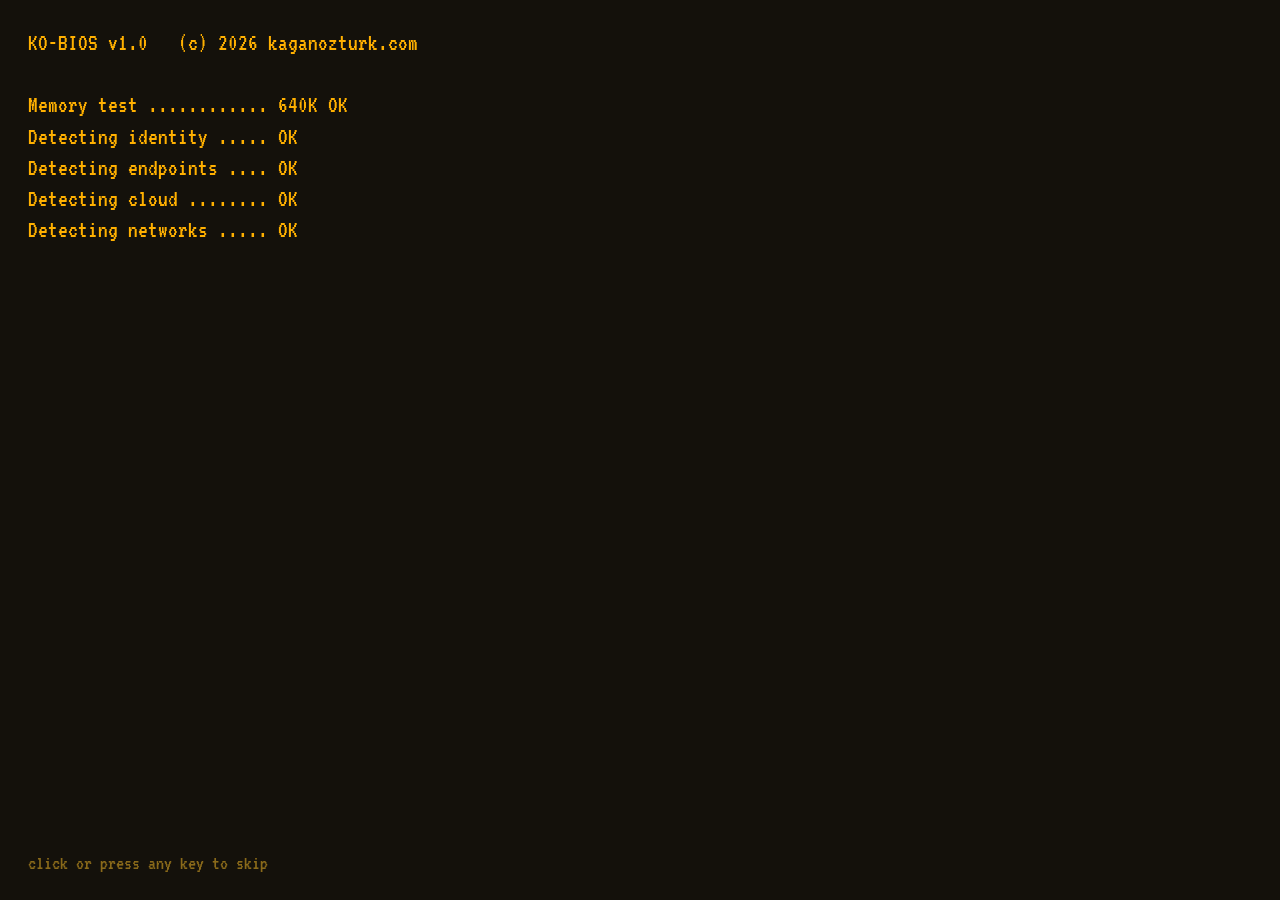
<file: index.html>
<!DOCTYPE html>
<html lang="en">
<head>
<meta charset="utf-8">
<meta name="viewport" content="width=device-width, initial-scale=1">
<title>Kagan Ozturk | IT Operations &amp; Systems</title>
<meta name="description" content="Kagan Ozturk — IT operations, systems support, cloud administration and technical problem-solving.">
<meta name="theme-color" content="#0e6f6f">
<meta property="og:title" content="Kagan Ozturk | IT Operations & Systems">
<meta property="og:description" content="IT operations, systems support, cloud administration and technical problem-solving.">
<meta property="og:type" content="website">
<meta property="og:url" content="https://kaganozturk.com">
<link rel="icon" href="data:image/svg+xml,%3Csvg xmlns='http://www.w3.org/2000/svg' viewBox='0 0 16 16'%3E%3Crect width='16' height='16' fill='%230e6f6f'/%3E%3Crect x='2' y='3' width='12' height='8' fill='%23c9c4b8' stroke='%23000'/%3E%3Crect x='3' y='4' width='10' height='6' fill='%23ffb000'/%3E%3Crect x='5' y='12' width='6' height='2' fill='%23c9c4b8'/%3E%3C/svg%3E">
<link rel="preconnect" href="https://fonts.googleapis.com">
<link rel="preconnect" href="https://fonts.gstatic.com" crossorigin>
<link href="https://fonts.googleapis.com/css2?family=Press+Start+2P&family=VT323&display=swap" rel="stylesheet">
<link rel="stylesheet" href="./arcade/arcade.css">
<style>
:root{
  --desk:#0e6f6f;
  --desk-dark:#0a5555;
  --face:#cbc6b9;
  --hi:#ffffff;
  --lo:#7b776c;
  --ink:#1b1b1b;
  --title-a:#2a1f6b;
  --title-b:#4f7bd6;
  --amber:#ffb000;
  --term:#14110b;
  --paper:#fffdf2;
  --px:'Press Start 2P','Courier New',monospace;
  --mono:'VT323','Courier New',monospace;
}
*{box-sizing:border-box}
html,body{height:100%}
body{
  margin:0;background:var(--desk);color:var(--ink);
  font-family:var(--mono);font-size:21px;line-height:1.25;
  overflow:hidden;-webkit-font-smoothing:none;
}
button{font:inherit;color:inherit;cursor:pointer}
a{color:#1a1fa8}
:focus-visible{outline:2px dotted #000;outline-offset:2px}
svg.i{width:100%;height:100%;display:block;shape-rendering:crispEdges}

/* ---------- desktop ---------- */
#desk{
  position:relative;height:calc(100dvh - 40px);overflow:hidden;
  background-color:var(--desk);
  background-image:
    linear-gradient(45deg,var(--desk-dark) 25%,transparent 25%,transparent 75%,var(--desk-dark) 75%),
    linear-gradient(45deg,var(--desk-dark) 25%,transparent 25%,transparent 75%,var(--desk-dark) 75%);
  background-size:4px 4px;background-position:0 0,2px 2px;
}
#desk[data-wallpaper="slate"]{--desk:#364462;--desk-dark:#2c3550}
#desk[data-wallpaper="plum"]{--desk:#684a62;--desk-dark:#543950}
#brand{
  position:absolute;right:20px;bottom:18px;text-align:right;color:#bfeeee;
  font-family:var(--px);font-size:11px;line-height:1.8;pointer-events:none;
}
#brand b{display:block;font-size:20px;color:#fff;text-shadow:3px 3px 0 #063a3a}
#icons{position:absolute;left:10px;top:12px;display:grid;gap:6px;width:96px;z-index:1}
.icon{
  background:none;border:1px dotted transparent;padding:6px 2px;text-align:center;
  color:#fff;text-shadow:1px 1px 0 #000;font-size:20px;line-height:1;
}
.icon .g{width:40px;height:40px;margin:0 auto 5px}
.icon:hover,.icon:focus-visible{border-color:#fff;background:rgba(0,0,0,.18)}

/* ---------- windows ---------- */
.win{
  position:absolute;display:flex;flex-direction:column;
  background:var(--face);padding:3px;
  box-shadow:inset -1px -1px #0a0a0a,inset 1px 1px var(--hi),inset -2px -2px var(--lo),inset 2px 2px #dfdbd0,4px 4px 0 rgba(0,0,0,.35);
  max-width:100%;max-height:100%;
}
.win[data-state="closed"],.win[data-state="min"]{display:none}
.titlebar{
  display:flex;align-items:center;gap:6px;padding:3px 3px 3px 6px;
  background:linear-gradient(90deg,var(--title-a),var(--title-b));color:#fff;
  font-family:var(--px);font-size:10px;line-height:1.4;user-select:none;touch-action:none;
}
.win:not(.active) .titlebar{background:linear-gradient(90deg,#5c5a58,#9a968e)}
.titlebar .g{width:16px;height:16px;flex:none}
.titlebar .t{flex:1;white-space:nowrap;overflow:hidden;text-overflow:ellipsis}
.tb{display:flex;gap:2px}
.tb button{
  width:22px;height:20px;padding:0;background:var(--face);border:0;color:#000;
  font-family:var(--px);font-size:9px;line-height:1;
  box-shadow:inset -1px -1px #0a0a0a,inset 1px 1px var(--hi),inset -2px -2px var(--lo),inset 2px 2px #dfdbd0;
}
.tb button:active{box-shadow:inset 1px 1px #0a0a0a,inset -1px -1px var(--hi),inset 2px 2px var(--lo)}
.body{
  flex:1;min-height:0;margin-top:3px;overflow:auto;padding:16px 18px;
  background:var(--paper);
  box-shadow:inset 1px 1px #0a0a0a,inset -1px -1px var(--hi),inset 2px 2px var(--lo),inset -2px -2px #dfdbd0;
}
.status{
  display:flex;gap:4px;margin-top:3px;font-size:18px;line-height:1;
}
.status span{
  flex:1;padding:3px 6px;
  box-shadow:inset 1px 1px var(--lo),inset -1px -1px var(--hi);
}
.status span+span{flex:none}
.win.max{left:0!important;top:0!important;width:100%!important;height:100%!important}
.win.max .titlebar{cursor:default}

/* ---------- shared content bits ---------- */
h1,h2,h3{font-family:var(--px);font-weight:400;margin:0}
.body p{margin:0 0 .8em;max-width:62ch}
.btn{
  display:inline-block;background:var(--face);color:#000;text-decoration:none;border:0;
  padding:9px 16px 8px;font-size:21px;line-height:1;
  box-shadow:inset -1px -1px #0a0a0a,inset 1px 1px var(--hi),inset -2px -2px var(--lo),inset 2px 2px #dfdbd0;
}
.btn:active{box-shadow:inset 1px 1px #0a0a0a,inset -1px -1px var(--hi),inset 2px 2px var(--lo);padding:10px 15px 7px 17px}
.btn.def{outline:2px solid #000;outline-offset:-5px}
.row{display:flex;flex-wrap:wrap;gap:10px;margin-top:6px}
.chip{
  display:inline-block;padding:3px 8px 2px;margin:0 6px 6px 0;background:var(--face);font-size:19px;line-height:1.1;
  box-shadow:inset -1px -1px var(--lo),inset 1px 1px var(--hi);
}

/* welcome */
.hero h1{font-size:clamp(17px,2.6vw,27px);line-height:1.55;margin-bottom:16px;max-width:15em}
.hero .sub{font-size:23px}
.meta{display:flex;flex-wrap:wrap;gap:6px 18px;margin:16px 0 4px;font-size:20px}
.meta i{display:inline-block;width:10px;height:10px;margin-right:7px;background:#1fa34a;box-shadow:0 0 0 2px #0a0a0a}
.sys{display:grid;grid-template-columns:repeat(4,1fr);gap:8px;margin-top:18px}
.sys div{
  padding:8px 6px 6px;background:var(--face);text-align:center;font-size:20px;
  box-shadow:inset -1px -1px var(--lo),inset 1px 1px var(--hi);
}
.sys b{display:block;font-weight:400;font-size:17px;color:#2b2b2b}
.sys em{font-style:normal;color:#0a7a2f}
.ticker{overflow:hidden;white-space:nowrap;margin:18px -18px -16px;background:var(--term);color:var(--amber);padding:5px 0 3px;font-size:20px}
.ticker span{display:inline-block;animation:tick 28s linear infinite}
@keyframes tick{to{transform:translateX(-50%)}}

/* about = notepad */
.pad{background:#fff;font-size:22px;line-height:1.3}
.pad p{max-width:56ch}
.pad .cur{display:inline-block;width:10px;height:17px;background:#000;vertical-align:-2px;animation:blink 1s steps(1) infinite}
@keyframes blink{50%{opacity:0}}

/* expertise */
.item{display:grid;grid-template-columns:52px 1fr;gap:14px;padding:12px 0;border-top:2px dotted var(--lo)}
.item:first-of-type{border-top:0;padding-top:0}
.ico{
  width:52px;height:52px;display:grid;place-items:center;background:var(--face);
  font-family:var(--px);font-size:11px;color:var(--title-a);
  box-shadow:inset 1px 1px var(--lo),inset -1px -1px var(--hi);
}
.item h3{font-size:12px;line-height:1.5;margin-bottom:6px}
.item p{margin-bottom:8px}
.note{margin-top:6px;padding:8px 10px;background:#fff7b8;border:1px solid #000;font-size:18px}

/* approach = terminal */
.term{background:var(--term);color:var(--amber);padding:18px 20px}
.term h2{font-size:12px;line-height:1.6;margin-bottom:12px;color:#ffd36b}
.term .l{margin:0 0 14px;max-width:56ch}
.term .l b{color:#ffe9b0;font-weight:400}
.term .l::before{content:attr(data-n) "> ";color:#8a6a1a}
.term .ps::after{content:"_";animation:blink 1s steps(1) infinite}

/* contact */
.mail{display:grid;grid-template-columns:auto 1fr;gap:8px 12px;align-items:center;margin:14px 0 18px}
.mail label{text-align:right}
.mail .f{padding:4px 8px 3px;background:#fff;box-shadow:inset 1px 1px #0a0a0a,inset -1px -1px var(--hi),inset 2px 2px var(--lo);overflow-wrap:anywhere}

/* ---------- taskbar ---------- */
#bar{
  position:fixed;left:0;right:0;bottom:0;height:40px;z-index:5000;display:flex;align-items:center;gap:6px;padding:4px;
  background:var(--face);box-shadow:inset 0 2px var(--hi),inset 0 3px #dfdbd0;
}
#startbtn{
  height:30px;padding:0 10px;display:flex;align-items:center;gap:7px;background:var(--face);border:0;
  font-family:var(--px);font-size:10px;
  box-shadow:inset -1px -1px #0a0a0a,inset 1px 1px var(--hi),inset -2px -2px var(--lo),inset 2px 2px #dfdbd0;
}
#startbtn .g{width:18px;height:18px}
#startbtn[aria-expanded="true"],.tbtn.on{box-shadow:inset 1px 1px #0a0a0a,inset -1px -1px var(--hi),inset 2px 2px var(--lo);background:repeating-conic-gradient(var(--face) 0 25%,#ddd9cd 0 50%) 0 0/2px 2px}
#tasks{flex:1;display:flex;gap:4px;min-width:0;overflow:hidden}
.tbtn{
  height:30px;min-width:0;width:150px;flex:0 1 150px;display:flex;align-items:center;gap:6px;padding:0 8px;background:var(--face);border:0;
  font-size:19px;white-space:nowrap;text-align:left;
  box-shadow:inset -1px -1px #0a0a0a,inset 1px 1px var(--hi),inset -2px -2px var(--lo),inset 2px 2px #dfdbd0;
}
.tbtn .g{width:16px;height:16px;flex:none}
.tbtn span{overflow:hidden;text-overflow:ellipsis}
#tray{height:30px;display:flex;align-items:center;gap:8px;padding:0 10px;font-size:20px;box-shadow:inset 1px 1px var(--lo),inset -1px -1px var(--hi)}
#tray i{width:10px;height:10px;background:#1fa34a;box-shadow:0 0 0 1px #0a0a0a}
.desktop-tool{
  flex:none;display:grid;place-items:center;min-width:32px;height:30px;padding:0 7px;
  border:0;background:var(--face);
  box-shadow:inset -1px -1px #0a0a0a,inset 1px 1px var(--hi),inset -2px -2px var(--lo),inset 2px 2px #dfdbd0;
}
.desktop-tool[aria-expanded="true"]{box-shadow:inset 1px 1px var(--lo),inset -1px -1px var(--hi);background:#e0dbce}
.desktop-tool .g{width:18px;height:18px}
#desktopbtn .desktop-brief{display:none}
#desktop-menu{
  position:fixed;right:4px;bottom:40px;z-index:5001;width:min(230px,calc(100vw - 8px));
  max-height:calc(100dvh - 44px);overflow:auto;padding:4px;background:var(--face);
  box-shadow:inset -1px -1px #0a0a0a,inset 1px 1px var(--hi),inset -2px -2px var(--lo),inset 2px 2px #dfdbd0,4px 4px 0 rgba(0,0,0,.35);
}
#desktop-menu button{
  display:flex;align-items:center;gap:7px;width:100%;min-height:35px;
  padding:4px 9px;border:0;background:none;text-align:left;line-height:1;
}
#desktop-menu button:hover,#desktop-menu button:focus-visible{background:var(--title-a);color:#fff;outline-offset:-2px}
#desktop-menu button[aria-pressed="true"]::after{
  content:"";width:10px;height:6px;margin-left:auto;border:solid currentColor;border-width:0 0 2px 2px;transform:rotate(-45deg)
}
#desktop-menu hr{margin:4px;border:0;border-top:1px solid var(--lo);border-bottom:1px solid var(--hi)}
#desktop-menu .menu-label{margin:6px 9px 2px;font:9px/1.4 var(--px)}
.wallpaper-swatch{flex:none;width:12px;height:12px;border:1px solid #151517;background:var(--sample)}

/* start menu */
#start{
  position:fixed;left:4px;bottom:40px;z-index:5001;width:240px;max-height:calc(100dvh - 44px);display:flex;background:var(--face);padding:3px;
  box-shadow:inset -1px -1px #0a0a0a,inset 1px 1px var(--hi),inset -2px -2px var(--lo),inset 2px 2px #dfdbd0,4px 4px 0 rgba(0,0,0,.35);
}
#start[hidden]{display:none}
#start .side{
  width:30px;background:linear-gradient(0deg,var(--title-a),var(--title-b));position:relative;flex:none;
}
#start .side span{position:absolute;left:50%;bottom:10px;transform:translateX(-50%) rotate(-90deg);transform-origin:left bottom;
  margin-left:-9px;font-family:var(--px);font-size:11px;color:#fff;white-space:nowrap}
#start ul{list-style:none;margin:0;padding:2px;flex:1;overflow:auto}
#start li button{
  width:100%;display:flex;align-items:center;gap:10px;padding:6px 8px;background:none;border:0;text-align:left;font-size:22px;line-height:1;
}
#start li button:hover,#start li button:focus-visible{background:var(--title-a);color:#fff;outline:0}
#start .g{width:24px;height:24px;flex:none}
#start hr{border:0;border-top:1px solid var(--lo);border-bottom:1px solid var(--hi);margin:4px 2px}

/* boot + shutdown */
.screen{
  position:fixed;inset:0;z-index:9000;background:var(--term);color:var(--amber);padding:28px;font-size:24px;line-height:1.3;
  cursor:pointer;overflow:hidden;
}
.screen pre{margin:0;font:inherit;white-space:pre-wrap}
.screen .hint{position:absolute;left:28px;bottom:24px;color:#8a6a1a;font-size:20px}
.screen.off{display:grid;place-items:center;text-align:center;color:#ffd36b}
.screen[hidden]{display:none}

/* ---------- small screens ---------- */
@media (max-width:760px){
  body{font-size:20px}
  #brand{display:none}
  #icons{grid-template-columns:repeat(3,1fr);width:calc(100% - 20px)}
  .win{left:0!important;top:0!important;width:100%!important;height:100%!important;box-shadow:none}
  .titlebar{cursor:default}
  .tb .mx{display:none}
  .body{padding:14px}
  .ticker{margin:16px -14px -14px}
  .sys{grid-template-columns:repeat(2,1fr)}
  .tbtn{width:auto;flex:1 1 0}
  .tbtn span{display:none}
  #tray .tm{display:inline}
  .mail{grid-template-columns:1fr}
  .mail label{text-align:left}
}
@media (pointer:coarse){
  #desktop-menu button{min-height:44px}
}
@media (max-width:400px){
  #bar{gap:4px}
  #tray{padding:0 5px;gap:5px}
}
@media (max-width:380px){
  #startbtn{padding-inline:6px}
  #desktopbtn .desktop-full,#tray i{display:none}
  #desktopbtn .desktop-brief{display:inline}
  #tray{font-size:16px}
}
@media (min-width:761px) and (max-height:820px){
  #icons{gap:3px}
  #icons .icon{padding:4px 2px}
  #icons .icon .g{width:32px;height:32px;margin-bottom:3px}
}
@media (prefers-reduced-motion:reduce){
  .ticker span{animation:none}
  .pad .cur,.term .ps::after{animation:none}
}
</style>
<link rel="stylesheet" href="./workbench/workbench.css?v=2">
<link rel="stylesheet" href="./extras/programs.css?v=1">
<link rel="stylesheet" href="./extras/desktop.css?v=1">
<link rel="stylesheet" href="./extras/dialup.css?v=1">
<link rel="stylesheet" href="./extras/iconmaker.css?v=1">
<link rel="stylesheet" href="./extras/display-modes.css?v=1">
<link rel="stylesheet" href="./extras/desktop-ink.css?v=1">
<link rel="stylesheet" href="./extras/workspace-tools.css?v=1">
<noscript><style>
body{overflow:auto}
#desk{height:auto;padding:12px 12px 52px;overflow:visible}
#icons,#brand,#bar{display:none}
.win{position:static!important;width:auto!important;height:auto!important;margin:0 0 14px;max-width:none}
.tb{display:none}
#work[data-state="closed"]{display:block}
[data-open="work"],[data-open="fixit"],.work-actions button{display:none}
</style></noscript>
</head>
<body>

<!-- pixel icon sprite -->
<svg width="0" height="0" style="position:absolute" aria-hidden="true">
  <symbol id="s-pc" viewBox="0 0 16 16">
    <rect x="1" y="1" width="14" height="10" fill="#cbc6b9" stroke="#000"/>
    <rect x="3" y="3" width="10" height="6" fill="#14110b"/>
    <rect x="4" y="4" width="3" height="1" fill="#ffb000"/><rect x="4" y="6" width="5" height="1" fill="#ffb000"/>
    <rect x="5" y="11" width="6" height="2" fill="#9a968e"/><rect x="3" y="13" width="10" height="2" fill="#cbc6b9" stroke="#000"/>
  </symbol>
  <symbol id="s-doc" viewBox="0 0 16 16">
    <path d="M3.5 1.5h7l3 3v10h-10z" fill="#fff" stroke="#000"/>
    <path d="M10.5 1.5v3h3" fill="#cbc6b9" stroke="#000"/>
    <rect x="5" y="7" width="6" height="1" fill="#2a1f6b"/><rect x="5" y="9" width="6" height="1" fill="#2a1f6b"/><rect x="5" y="11" width="4" height="1" fill="#2a1f6b"/>
  </symbol>
  <symbol id="s-dir" viewBox="0 0 16 16">
    <path d="M1.5 3.5h5l1 2h7v8h-13z" fill="#ffd36b" stroke="#000"/>
    <rect x="2" y="7" width="12" height="1" fill="#fff3c4"/>
  </symbol>
  <symbol id="s-log" viewBox="0 0 16 16">
    <rect x="1.5" y="2.5" width="13" height="11" fill="#14110b" stroke="#000"/>
    <rect x="1" y="2" width="14" height="2" fill="#4f7bd6"/>
    <path d="M4 6h1v1h1v1H5v1H4V8h1V7H4z" fill="#ffb000"/><rect x="7" y="9" width="3" height="1" fill="#ffb000"/>
  </symbol>
  <symbol id="s-fixit" viewBox="0 0 16 16">
    <path d="M1.5 5.5h13v8h-13zM5.5 5.5v-3h5v3" fill="#cbc6b9" stroke="#000"/>
    <path d="M2 7h12v2H2z" fill="#4f7bd6"/>
    <path d="M7 7h2v4H7z" fill="#ffb000" stroke="#14110b"/>
  </symbol>
  <symbol id="s-bin" viewBox="0 0 16 16">
    <path d="M3.5 4.5h9l-1 10h-7z" fill="#e6e1d4" stroke="#151517"/>
    <path d="M2.5 4.5h11v-2h-11z" fill="#fffdf2" stroke="#151517"/>
    <path d="M6 1h4v1H6z" fill="#151517"/>
    <path d="M6 7h3v1H8v1H7v2H6zm3 2h2v1h-1v1H8v1H7v-2h2z" fill="#0a7a52"/>
  </symbol>
  <symbol id="s-dialup" viewBox="0 0 16 16">
    <path d="M2.5 7.5h11l1 3v3h-13v-3z" fill="#cbc6b9" stroke="#151517"/>
    <path d="M4.5 7V4.5h6V2H14" fill="none" stroke="#14110b"/>
    <path d="M3 10h10v2H3z" fill="#14110b"/>
    <path d="M4 10h1v1H4zm2 0h1v1H6z" fill="#6ae0aa"/>
    <path d="M10 10h2v1h-2z" fill="#ffb000"/>
  </symbol>
  <symbol id="s-iconmaker" viewBox="0 0 16 16">
    <path d="M1.5 2.5h13v11h-13z" fill="#fffdf2" stroke="#151517"/>
    <path d="M4 5h3v3H4z" fill="#d6492f"/>
    <path d="M9 5h3v3H9z" fill="#4f7bd6"/>
    <path d="M4 9h3v3H4z" fill="#1fa34a"/>
    <path d="M9 9h3v3H9z" fill="#ffb000"/>
  </symbol>
  <symbol id="s-printer" viewBox="0 0 16 16">
    <path d="M4.5 1.5h7v6h-7z" fill="#fffdf2" stroke="#151517"/>
    <path d="M1.5 5.5h13v7h-13z" fill="#cbc6b9" stroke="#151517"/>
    <path d="M4.5 9.5h7v5h-7z" fill="#fffdf2" stroke="#151517"/>
    <path d="M6 11h4v1H6zm0 2h3v1H6z" fill="#7b776c"/>
    <path d="M12 7h1v1h-1z" fill="#0a7a2f"/>
  </symbol>
  <symbol id="s-mail" viewBox="0 0 16 16">
    <rect x="1.5" y="3.5" width="13" height="9" fill="#fffdf2" stroke="#000"/>
    <path d="M2 4l6 5 6-5" fill="none" stroke="#000"/>
    <rect x="11" y="9" width="3" height="3" fill="#d6492f"/>
  </symbol>
  <symbol id="s-arcade" viewBox="0 0 16 16">
    <path d="M3.5 1.5h9v7l2 3v3h-13v-3l2-3z" fill="#4f7bd6" stroke="#10111f"/>
    <path d="M4 2h8v2H4z" fill="#ffcf61"/>
    <path d="M5 5h6v4H5z" fill="#111523"/>
    <path d="M6 6h1v1H6zm2 1h2v1H8z" fill="#70f2bd"/>
    <path d="M3 11h10v2H3z" fill="#dcd8cb"/>
    <path d="M5 10h1v2H5z" fill="#252341"/>
    <path d="M10 11h2v1h-2z" fill="#d64955"/>
    <path d="M3 14h2v1H3zm8 0h2v1h-2z" fill="#2a1f6b"/>
  </symbol>
  <symbol id="s-off" viewBox="0 0 16 16">
    <circle cx="8" cy="9" r="5" fill="#cbc6b9" stroke="#000"/>
    <rect x="7" y="1" width="2" height="7" fill="#d6492f" stroke="#000"/>
  </symbol>
  <symbol id="s-ko" viewBox="0 0 16 16">
    <rect x="1" y="1" width="6" height="6" fill="#d6492f"/><rect x="9" y="1" width="6" height="6" fill="#1fa34a"/>
    <rect x="1" y="9" width="6" height="6" fill="#4f7bd6"/><rect x="9" y="9" width="6" height="6" fill="#ffb000"/>
  </symbol>
</svg>

<main id="desk">

  <nav id="icons" aria-label="Desktop">
    <button class="icon" data-open="welcome"><div class="g"><svg class="i"><use href="#s-pc"/></svg></div>kagan.exe</button>
    <button class="icon" data-open="about" data-send-file="about.txt"><div class="g"><svg class="i"><use href="#s-doc"/></svg></div>about.txt</button>
    <button class="icon" data-open="expertise" data-send-folder="expertise"><div class="g"><svg class="i"><use href="#s-dir"/></svg></div>Expertise</button>
    <button class="icon" data-open="work" data-send-folder="work"><div class="g"><svg class="i" aria-hidden="true"><use href="#s-dir"/></svg></div>Work</button>
    <button class="icon" type="button" data-custom-icon data-open="iconmaker" hidden><div class="g" aria-hidden="true"></div>My icon</button>
    <button class="icon" data-open="approach" data-send-file="approach.log"><div class="g"><svg class="i"><use href="#s-log"/></svg></div>approach.log</button>
    <button class="icon" type="button" data-open="printer" data-send-printer><div class="g"><svg class="i" aria-hidden="true"><use href="#s-printer"/></svg></div>print.exe</button>
    <button class="icon" type="button" data-open="scratch" data-send-file="note.txt"><div class="g"><svg class="i" aria-hidden="true"><use href="#s-doc"/></svg></div>notepad.exe</button>
    <button class="icon" data-open="fixit"><div class="g"><svg class="i" aria-hidden="true"><use href="#s-fixit"/></svg></div>fixit.exe</button>
    <button class="icon" data-open="contact"><div class="g"><svg class="i"><use href="#s-mail"/></svg></div>Mail</button>
    <button class="icon" data-open="arcade" aria-label="arcade.exe" hidden><div class="g"><svg class="i" aria-hidden="true"><use href="#s-arcade"/></svg></div>arcade.exe</button>
    <button class="icon" type="button" data-open="recycle"><div class="g"><svg class="i" aria-hidden="true"><use href="#s-bin"/></svg></div>Recycle Bin</button>
  </nav>

  <div id="brand"><b>KO/OS</b>IT Operations Edition<br>kaganozturk.com</div>

  <!-- WELCOME -->
  <section class="win" id="welcome" data-state="open" data-x="140" data-y="28" data-w="620" data-icon="s-pc" aria-labelledby="t-welcome">
    <div class="titlebar"><svg class="g i"><use href="#s-pc"/></svg><span class="t" id="t-welcome">kagan.exe</span>
      <div class="tb"><button class="mn" aria-label="Minimize">_</button><button class="mx" aria-label="Maximize">□</button><button class="cl" aria-label="Close">X</button></div></div>
    <div class="body hero">
      <h1>Making technology work better.</h1>
      <p class="sub">I’m Kagan — an IT professional focused on reliable operations, practical problem-solving, and making complex systems easier to work with.</p>
      <div class="row">
        <button class="btn def" data-open="contact">Let’s connect</button>
        <button class="btn" data-open="expertise">Explore my expertise</button>
        <button class="btn" data-open="work">View work</button>
      </div>
      <div class="meta"><span>Istanbul, Turkey</span><span><i></i>Open to new challenges</span></div>
      <div class="sys" aria-label="System status">
        <button type="button" data-open="work" data-case="work-identity" aria-label="Identity: open sample case"><b>IDENTITY</b><em>OK ↗</em></button>
        <button type="button" data-open="work" data-case="work-endpoints" aria-label="Endpoints: open sample case"><b>ENDPOINTS</b><em>OK ↗</em></button>
        <div><b>CLOUD</b><em>OK</em></div>
        <div><b>NETWORKS</b><em>OK</em></div>
      </div>
      <div class="ticker" aria-hidden="true"><span>IT SUPPORT ✳ SYSTEM ADMINISTRATION ✳ ENDPOINT MANAGEMENT ✳ CONTINUOUS IMPROVEMENT ✳ IT SUPPORT ✳ SYSTEM ADMINISTRATION ✳ ENDPOINT MANAGEMENT ✳ CONTINUOUS IMPROVEMENT ✳ </span></div>
    </div>
    <div class="status"><span>Built for reliability</span><span>© Kagan Ozturk</span></div>
  </section>

  <!-- ABOUT -->
  <section class="win" id="about" data-state="open" data-x="200" data-y="60" data-w="520" data-icon="s-doc" aria-labelledby="t-about">
    <div class="titlebar"><svg class="g i"><use href="#s-doc"/></svg><span class="t" id="t-about">about.txt</span>
      <div class="tb"><button class="mn" aria-label="Minimize">_</button><button class="mx" aria-label="Maximize">□</button><button class="cl" aria-label="Close">X</button></div></div>
    <div class="body pad">
      <h2 style="font-size:14px;line-height:1.6;margin-bottom:14px">Calm under pressure. Curious by default.</h2>
      <p>I focus on Cloud infrastructure and ChromeOS ecosystems, enabling teams to work securely and efficiently through cloud-native endpoint management and systematic problem-solving.</p>
      <p>My background spans ChromeOS fleet operations, cloud identity and access management, zero-trust security workflows, and cross-regional collaboration. I enjoy bridging the gap between intuitive end-user devices and resilient cloud architecture.</p>
      <p>This site is a living snapshot of my work and professional interests.<span class="cur"></span></p>
    </div>
    <div class="status"><span>Ln 1, Col 1</span><span>UTF-8</span></div>
  </section>

  <!-- EXPERTISE -->
  <section class="win" id="expertise" data-state="open" data-x="250" data-y="40" data-w="600" data-icon="s-dir" aria-labelledby="t-expertise">
    <div class="titlebar"><svg class="g i"><use href="#s-dir"/></svg><span class="t" id="t-expertise">C:\Expertise</span>
      <div class="tb"><button class="mn" aria-label="Minimize">_</button><button class="mx" aria-label="Maximize">□</button><button class="cl" aria-label="Close">X</button></div></div>
    <div class="body">
      <h2 style="font-size:14px;line-height:1.6;margin-bottom:6px">Where I add value.</h2>
      <p>Practical technical support, thoughtful investigation, and operational follow-through.</p>

      <div class="item"><div class="ico">OPS</div><div>
        <h3>IT Operations &amp; Support</h3>
        <p>Incident triage, Level 2 troubleshooting, escalation handling, device setup, and user-focused support in busy environments.</p>
        <span class="chip">Incident Management</span><span class="chip">L2 Support</span><span class="chip">Documentation</span>
      </div></div>

      <div class="item"><div class="ico">IAM</div><div>
        <h3>Identity &amp; Access</h3>
        <p>Access requests, directory permissions, account lifecycle tasks, and coordination across identity and administration platforms.</p>
        <span class="chip">Active Directory</span><span class="chip">Azure / Entra ID</span><span class="chip">Access Control</span>
      </div></div>

      <div class="item"><div class="ico">CLD</div><div>
        <h3>Endpoint &amp; Cloud Environments</h3>
        <p>Supporting managed endpoints and virtual workspaces, investigating connectivity issues, and helping teams adopt new tools.</p>
        <span class="chip">ChromeOS</span><span class="chip">Google Admin</span><span class="chip">VDI</span>
      </div></div>
    </div>
    <div class="status"><span>3 object(s)</span><span>Read only</span></div>
  </section>

  <!-- APPROACH -->
  <section class="win" id="approach" data-state="open" data-x="300" data-y="70" data-w="560" data-icon="s-log" aria-labelledby="t-approach">
    <div class="titlebar"><svg class="g i"><use href="#s-log"/></svg><span class="t" id="t-approach">approach.log</span>
      <div class="tb"><button class="mn" aria-label="Minimize">_</button><button class="mx" aria-label="Maximize">□</button><button class="cl" aria-label="Close">X</button></div></div>
    <div class="body term">
      <h2>Good support is more than closing a ticket.</h2>
      <p class="l" data-n="1"><b>Understand the impact.</b> Start with the user, the symptoms, and what changed — not assumptions.</p>
      <p class="l" data-n="2"><b>Investigate methodically.</b> Use clear tests, evidence, and repeatable steps to narrow down the cause.</p>
      <p class="l" data-n="3"><b>Communicate clearly.</b> Keep stakeholders informed and leave behind useful notes for the next person.</p>
      <p class="ps">ready</p>
      <button class="btn" type="button" data-open="fixit">Try fixit.exe</button>
    </div>
    <div class="status"><span>3 steps</span><span>Exit 0</span></div>
  </section>

  <!-- CONTACT -->
  <section class="win" id="contact" data-state="open" data-x="340" data-y="50" data-w="520" data-icon="s-mail" aria-labelledby="t-contact">
    <div class="titlebar"><svg class="g i"><use href="#s-mail"/></svg><span class="t" id="t-contact">New message</span>
      <div class="tb"><button class="mn" aria-label="Minimize">_</button><button class="mx" aria-label="Maximize">□</button><button class="cl" aria-label="Close">X</button></div></div>
    <div class="body">
      <h2 style="font-size:14px;line-height:1.6;margin-bottom:10px">Let’s make the next thing work better.</h2>
      <p>For professional opportunities, collaboration, or a conversation about IT operations, feel free to reach out.</p>
      <div class="mail">
        <label for="m-to">To:</label><div class="f" id="m-to">ztrkkgn@kaganozturk.com</div>
        <label for="m-sub">Subject:</label><div class="f" id="m-sub">Hello from kaganozturk.com</div>
      </div>
      <a class="btn def" href="mailto:ztrkkgn@kaganozturk.com?subject=Hello%20from%20kaganozturk.com">Send email</a>
    </div>
    <div class="status"><span>Have a project or opportunity?</span><span>Ready</span></div>
  </section>

  <section class="win" id="work" data-state="closed" data-x="220" data-y="46" data-w="620" data-icon="s-dir" aria-labelledby="t-work" tabindex="-1">
    <div class="titlebar"><svg class="g i" aria-hidden="true"><use href="#s-dir"/></svg><span class="t" id="t-work">C:\Work</span>
      <div class="tb"><button class="mn" aria-label="Minimize">_</button><button class="mx" aria-label="Maximize">□</button><button class="cl" aria-label="Close">X</button></div></div>
    <div class="body work-body">
      <h2>Case files and projects</h2>

      <div class="work-section">
        <h3>Case files</h3>
        <p>These sample tickets use fictional details to illustrate how I investigate common IT operations issues.</p>

        <details class="work-case" id="work-endpoints">
          <summary>
            <span class="work-case-title">A ChromeOS policy is missing</span>
            <span class="work-file-name">chromeos-policy.txt</span>
          </summary>
          <dl class="work-case-facts">
            <dt>Impact</dt>
            <dd>A newly enrolled batch of Chromebooks is missing a required work app. Previously enrolled devices work as expected.</dd>
            <dt>Evidence</dt>
            <dd>The affected devices share a staging organizational unit. A comparison with a working device shows that the staging unit lacks the required app policy.</dd>
            <dt>Action</dt>
            <dd>Confirm the intended device assignments, move one pilot device to the approved unit, and refresh its policies before moving the rest.</dd>
            <dt>Verification</dt>
            <dd>Check that the policy reaches the pilot and the app launches under a standard user account. Repeat those checks on the remaining devices.</dd>
          </dl>
        </details>

        <details class="work-case" id="work-identity">
          <summary>
            <span class="work-case-title">Sign-in works but app access fails</span>
            <span class="work-file-name">entra-app-access.txt</span>
          </summary>
          <dl class="work-case-facts">
            <dt>Impact</dt>
            <dd>A user can sign in to other tools but loses access to one Entra-managed app after a team change.</dd>
            <dt>Evidence</dt>
            <dd>The app requires an assignment through a specific access group. The user’s approved access request includes the app, but the current group membership is missing.</dd>
            <dt>Action</dt>
            <dd>Have the group owner apply the approved assignment and record the change in the ticket.</dd>
            <dt>Verification</dt>
            <dd>Ask the user to test in a fresh session and confirm that their in-app permissions match the approved role.</dd>
          </dl>
        </details>
      </div>

      <div class="work-section">
        <h3>Projects</h3>
        <article class="work-project">
          <h4>KO/OS</h4>
          <p>This portfolio is a browser-based retro desktop with movable windows, a Start menu, and three playable games.</p>
          <div class="work-actions">
            <a class="btn" href="https://github.com/ztrkkgn/kaganozturk-website" target="_blank" rel="noopener noreferrer">View source on GitHub</a>
            <button class="btn" type="button" data-open="arcade">Open Arcade</button>
          </div>
        </article>
      </div>

      <div class="work-actions">
        <button class="btn" type="button" data-open="fixit">Try fixit.exe</button>
      </div>
    </div>
    <div class="status"><span>2 sample cases</span><span>1 project</span></div>
  </section>

  <section class="win" id="fixit" data-state="closed" data-x="250" data-y="52" data-w="620" data-icon="s-fixit" aria-labelledby="t-fixit" tabindex="-1">
    <div class="titlebar"><svg class="g i" aria-hidden="true"><use href="#s-fixit"/></svg><span class="t" id="t-fixit">fixit.exe</span>
      <div class="tb"><button class="mn" aria-label="Minimize">_</button><button class="mx" aria-label="Maximize">□</button><button class="cl" aria-label="Close">X</button></div></div>
    <div class="body fixit-body">
      <div class="fixit-app" data-fixit></div>
    </div>
    <div class="status"><span>IT support simulation</span><span>Training mode</span></div>
  </section>

  <section class="win" id="arcade" data-state="closed" data-x="144" data-y="16" data-w="514" data-icon="s-arcade" aria-labelledby="t-arcade" tabindex="-1">
    <div class="titlebar"><svg class="g i" aria-hidden="true"><use href="#s-arcade"/></svg><span class="t" id="t-arcade">arcade.exe</span>
      <div class="tb"><button class="mn" aria-label="Minimize">_</button><button class="mx" aria-label="Maximize">□</button><button class="cl" aria-label="Close">X</button></div></div>
    <div class="body arcade-body">
      <div class="arcade-picker" role="group" aria-label="Choose a game">
        <button class="btn" data-game="orbit" aria-pressed="true">Orbit Courier</button>
        <button class="btn" data-game="circuit" aria-pressed="false">Circuit Shift</button>
        <button class="btn" data-game="signal" aria-pressed="false">Signal Sort</button>
      </div>
      <p class="arcade-help" id="arcade-help"></p>
      <div class="arcade-bezel">
        <canvas class="arcade-board" width="320" height="240" tabindex="0" aria-label="Game board" aria-describedby="arcade-help"></canvas>
        <div class="arcade-overlay">
          <button class="btn arcade-play">Play</button>
        </div>
      </div>
      <div class="arcade-tools">
        <div class="arcade-inputs" role="group" aria-label="Game controls"></div>
        <div class="arcade-round" role="group" aria-label="Round controls">
          <button class="btn arcade-pause" disabled>Pause</button>
          <button class="btn arcade-reset">Restart</button>
          <button class="btn" type="button" data-open="printer" data-receipt="arcade" disabled>Print score</button>
        </div>
      </div>
    </div>
    <div class="status arcade-status">
      <span class="arcade-state" role="status">Ready</span><span>Score <b class="arcade-score">0</b></span><span>Best <b class="arcade-best">0</b></span>
    </div>
  </section>

  <section class="win extra-win" id="recycle" data-state="closed" data-x="205" data-y="50" data-w="490" data-icon="s-bin" aria-labelledby="t-recycle" tabindex="-1">
    <div class="titlebar"><svg class="g i" aria-hidden="true"><use href="#s-bin"/></svg><span class="t" id="t-recycle">Recycle Bin</span>
      <div class="tb"><button class="mn" aria-label="Minimize">_</button><button class="mx" aria-label="Maximize">□</button><button class="cl" aria-label="Close">X</button></div></div>
    <div class="body"><div data-recycle></div></div>
  </section>

  <section class="win extra-win" id="dialup" data-state="closed" data-x="235" data-y="46" data-w="570" data-icon="s-dialup" aria-labelledby="t-dialup" tabindex="-1">
    <div class="titlebar"><svg class="g i" aria-hidden="true"><use href="#s-dialup"/></svg><span class="t" id="t-dialup">dialup.exe</span>
      <div class="tb"><button class="mn" aria-label="Minimize">_</button><button class="mx" aria-label="Maximize">□</button><button class="cl" aria-label="Close">X</button></div></div>
    <div class="body"><div data-dialup></div></div>
  </section>

  <section class="win extra-win" id="iconmaker" data-state="closed" data-x="255" data-y="40" data-w="540" data-icon="s-iconmaker" aria-labelledby="t-iconmaker" tabindex="-1">
    <div class="titlebar"><svg class="g i" aria-hidden="true"><use href="#s-iconmaker"/></svg><span class="t" id="t-iconmaker">iconmaker.exe</span>
      <div class="tb"><button class="mn" aria-label="Minimize">_</button><button class="mx" aria-label="Maximize">□</button><button class="cl" aria-label="Close">X</button></div></div>
    <div class="body"><div data-iconmaker></div></div>
  </section>

  <section class="win extra-win" id="printer" data-state="closed" data-x="260" data-y="58" data-w="490" data-icon="s-printer" aria-labelledby="t-printer" tabindex="-1">
    <div class="titlebar"><svg class="g i" aria-hidden="true"><use href="#s-printer"/></svg><span class="t" id="t-printer">print.exe</span>
      <div class="tb"><button class="mn" aria-label="Minimize">_</button><button class="mx" aria-label="Maximize">□</button><button class="cl" aria-label="Close">X</button></div></div>
    <div class="body"><div data-printer></div></div>
  </section>

  <section class="win extra-win" id="scratch" data-state="closed" data-x="275" data-y="85" data-w="420" data-icon="s-doc" aria-labelledby="t-scratch" tabindex="-1">
    <div class="titlebar"><svg class="g i" aria-hidden="true"><use href="#s-doc"/></svg><span class="t" id="t-scratch">notepad.exe</span>
      <div class="tb"><button class="mn" aria-label="Minimize">_</button><button class="mx" aria-label="Maximize">□</button><button class="cl" aria-label="Close">X</button></div></div>
    <div class="body" data-sticky-note></div>
  </section>

</main>

<!-- taskbar -->
<div id="bar">
  <button id="startbtn" aria-haspopup="true" aria-expanded="false" aria-controls="start"><svg class="g i"><use href="#s-ko"/></svg>Start</button>
  <div id="tasks" role="toolbar" aria-label="Open windows"></div>
  <button id="monitorbtn" class="desktop-tool" type="button" data-desktop-action="monitor" aria-label="Monitor" title="Monitor"><span class="g"><svg class="i" aria-hidden="true"><use href="#s-pc"/></svg></span></button>
  <button id="desktopbtn" class="desktop-tool" type="button" aria-label="Desktop" aria-expanded="false" aria-controls="desktop-menu"><span class="desktop-full">Desktop</span><span class="desktop-brief">Desk</span></button>
  <div data-cat hidden></div>
  <div id="tray"><i title="Online"></i><span class="tm" id="clock">--:--</span></div>
</div>

<div id="start" hidden>
  <div class="side"><span>KO/OS</span></div>
  <ul>
    <li><button data-open="welcome"><svg class="g i"><use href="#s-pc"/></svg>kagan.exe</button></li>
    <li><button data-open="about"><svg class="g i"><use href="#s-doc"/></svg>about.txt</button></li>
    <li><button data-open="expertise"><svg class="g i"><use href="#s-dir"/></svg>Expertise</button></li>
    <li><button data-open="work"><svg class="g i" aria-hidden="true"><use href="#s-dir"/></svg>Work</button></li>
    <li><button data-open="approach"><svg class="g i"><use href="#s-log"/></svg>approach.log</button></li>
    <li><button data-open="fixit"><svg class="g i" aria-hidden="true"><use href="#s-fixit"/></svg>fixit.exe</button></li>
    <li><button data-open="contact"><svg class="g i"><use href="#s-mail"/></svg>Mail</button></li>
    <li hidden><button data-open="arcade"><svg class="g i" aria-hidden="true"><use href="#s-arcade"/></svg>Arcade</button></li>
    <li><hr></li>
    <li><button type="button" data-open="recycle"><svg class="g i" aria-hidden="true"><use href="#s-bin"/></svg>Recycle Bin</button></li>
    <li><button type="button" data-screensaver><svg class="g i" aria-hidden="true"><use href="#s-pc"/></svg>bosphorus.scr</button></li>
    <li><button type="button" data-open="dialup"><svg class="g i" aria-hidden="true"><use href="#s-dialup"/></svg>dialup.exe</button></li>
    <li><button type="button" data-open="iconmaker"><svg class="g i" aria-hidden="true"><use href="#s-iconmaker"/></svg>iconmaker.exe</button></li>
    <li><button type="button" data-open="printer"><svg class="g i" aria-hidden="true"><use href="#s-printer"/></svg>print.exe</button></li>
    <li><button type="button" data-open="scratch"><svg class="g i" aria-hidden="true"><use href="#s-doc"/></svg>notepad.exe</button></li>
    <li><hr></li>
    <li><button id="shutbtn"><svg class="g i"><use href="#s-off"/></svg>Shut down…</button></li>
  </ul>
</div>

<div id="desktop-menu" aria-label="Desktop tools" hidden>
  <button type="button" data-desktop-action="xray" aria-pressed="false">X-Ray view</button>
  <button type="button" data-desktop-action="ink" aria-pressed="false">Draw on desktop</button>
  <button type="button" data-desktop-action="share">Save desktop…</button>
  <hr>
  <div class="menu-label" id="wallpaper-label">Wallpaper</div>
  <div role="group" aria-labelledby="wallpaper-label">
    <button type="button" data-wallpaper-choice="teal" aria-pressed="true"><span class="wallpaper-swatch" style="--sample:#0e6f6f" aria-hidden="true"></span>Original teal</button>
    <button type="button" data-wallpaper-choice="slate" aria-pressed="false"><span class="wallpaper-swatch" style="--sample:#364462" aria-hidden="true"></span>Slate blue</button>
    <button type="button" data-wallpaper-choice="plum" aria-pressed="false"><span class="wallpaper-swatch" style="--sample:#684a62" aria-hidden="true"></span>Dusty plum</button>
  </div>
</div>

<div id="screensaver" hidden></div>
<div class="screen off" id="off" hidden><div><pre>It is now safe to turn off
your computer.

(click anywhere to restart)</pre></div></div>

<script type="module">
import { initDesktopExtras } from './extras/desktop.js?v=1';
import { initDialup } from './extras/dialup.js?v=1';
import { initIconMaker } from './extras/iconmaker.js?v=2';
import { initPrinter } from './extras/printer.js?v=2';
import { initDisplayModes } from './extras/display-modes.js?v=1';
import { initDesktopInk } from './extras/desktop-ink.js?v=1';
import { initDesktopShare } from './extras/desktop-share.js?v=1';
import { initFileActions } from './extras/file-actions.js?v=1';
import { initStickyNote } from './extras/sticky-note.js?v=1';

(function(){
  var desk = document.getElementById('desk');
  var wins = [].slice.call(document.querySelectorAll('.win'));
  var tasks = document.getElementById('tasks');
  var startMenu = document.getElementById('start');
  var startBtn = document.getElementById('startbtn');
  var desktopMenu = document.getElementById('desktop-menu');
  var desktopBtn = document.getElementById('desktopbtn');
  var wallpaperChoices = Array.from(desktopMenu.querySelectorAll('[data-wallpaper-choice]'));
  var z = 10, active = null;
  var small = window.matchMedia('(max-width:760px)');

  function $(id){ return document.getElementById(id); }
  function title(w){ return w.querySelector('.t').textContent; }

  /* ---- placement ---- */
  function place(w){
    if (w.dataset.placed) return;
    var dw = desk.clientWidth, dh = desk.clientHeight;
    var width = Math.min(+w.dataset.w || 520, dw - 16);
    var n = wins.filter(function(x){ return x.dataset.state === 'open' && x !== w; }).length;
    var x = (+w.dataset.x || 140) + n * 14, y = (+w.dataset.y || 30) + n * 14;
    x = Math.max(0, Math.min(x, dw - width - 8));
    y = Math.max(0, Math.min(y, Math.max(0, dh - 200)));
    w.style.width = width + 'px';
    w.style.left = x + 'px';
    w.style.top = y + 'px';
    w.style.maxHeight = (dh - y - 6) + 'px';
    w.dataset.placed = '1';
  }

  /* ---- state ---- */
  function setActive(w){
    wins.forEach(function(x){ x.classList.toggle('active', x === w); });
    active = w;
    if (w){ z++; w.style.zIndex = z; }
    renderTasks();
  }
  function open(id, caseId){
    var w = $(id); if (!w) return;
    if (w.dataset.state === 'closed') w.dataset.placed = '';
    w.dataset.state = 'open';
    if (!small.matches) place(w);
    setActive(w);
    closeStart();
    closeDesktopMenu();
    var file = caseId && $(caseId);
    if (file && w.contains(file)){
      file.open = true;
      file.querySelector('summary').focus();
    } else if (w.tabIndex === -1 && w.hasAttribute('tabindex') && !w.contains(document.activeElement)){
      w.focus({preventScroll:true});
    }
  }
  function minimize(w){
    w.dataset.state = 'min';
    if (active === w){
      var next = wins.filter(function(x){ return x.dataset.state === 'open'; })
                     .sort(function(a,b){ return (+b.style.zIndex||0) - (+a.style.zIndex||0); })[0];
      setActive(next || null);
    } else renderTasks();
  }
  function close(w){
    w.dataset.state = 'closed';
    w.classList.remove('max');
    if (active === w) minimize(w); else renderTasks();
    w.dataset.state = 'closed';
    renderTasks();
  }
  function renderTasks(){
    var focusedWindow = tasks.contains(document.activeElement) && document.activeElement.dataset.window;
    tasks.innerHTML = '';
    wins.filter(function(w){ return w.dataset.state !== 'closed'; }).forEach(function(w){
      var b = document.createElement('button');
      b.className = 'tbtn' + (w === active && w.dataset.state === 'open' ? ' on' : '');
      b.dataset.window = w.id;
      b.setAttribute('aria-label', title(w));
      b.innerHTML = '<svg class="g i"><use href="#' + w.dataset.icon + '"/></svg><span></span>';
      b.querySelector('span').textContent = title(w);
      b.onclick = function(){
        if (w.dataset.state === 'min') open(w.id);
        else if (w === active) minimize(w);
        else setActive(w);
      };
      tasks.appendChild(b);
    });
    var selected = tasks.querySelector('.on');
    if (selected && tasks.scrollWidth > tasks.clientWidth){
      selected.scrollIntoView({block:'nearest', inline:'nearest'});
    }
    if (focusedWindow) {
      var nextFocus = Array.from(tasks.children).find(function(button){ return button.dataset.window === focusedWindow; });
      (nextFocus || startBtn).focus({preventScroll:true});
    }
  }

  /* ---- wiring ---- */
  document.addEventListener('click', function(e){
    var o = e.target.closest('[data-open]');
    if (o){ open(o.dataset.open, o.dataset.case); return; }
    if (!e.target.closest('#start') && !e.target.closest('#startbtn')) closeStart();
    if (!e.target.closest('#desktop-menu, #desktopbtn')) closeDesktopMenu();
  });
  wins.forEach(function(w){
    w.addEventListener('pointerdown', function(){ if (active !== w) setActive(w); });
    w.querySelector('.mn').onclick = function(){ minimize(w); };
    w.querySelector('.cl').onclick = function(){ close(w); };
    w.querySelector('.mx').onclick = function(){ w.classList.toggle('max'); };
    w.querySelector('.titlebar').addEventListener('dblclick', function(e){
      if (!e.target.closest('button') && !small.matches) w.classList.toggle('max');
    });

    /* drag */
    var tb = w.querySelector('.titlebar'), sx, sy, ox, oy, drag = false;
    tb.addEventListener('pointerdown', function(e){
      if (e.button !== 0 || small.matches || w.classList.contains('max') || e.target.closest('button')) return;
      drag = true; sx = e.clientX; sy = e.clientY; ox = w.offsetLeft; oy = w.offsetTop;
      tb.setPointerCapture(e.pointerId);
    });
    tb.addEventListener('pointermove', function(e){
      if (!drag) return;
      var nx = ox + e.clientX - sx, ny = oy + e.clientY - sy;
      nx = Math.max(-w.offsetWidth + 80, Math.min(nx, desk.clientWidth - 80));
      ny = Math.max(0, Math.min(ny, desk.clientHeight - 30));
      w.style.left = nx + 'px'; w.style.top = ny + 'px';
      w.style.maxHeight = (desk.clientHeight - ny - 6) + 'px';
    });
    function end(){ drag = false; }
    tb.addEventListener('pointerup', end);
    tb.addEventListener('pointercancel', end);
  });

  /* ---- start menu ---- */
  function closeStart(){ startMenu.hidden = true; startBtn.setAttribute('aria-expanded','false'); }
  startBtn.onclick = function(e){
    e.stopPropagation();
    closeDesktopMenu();
    var show = startMenu.hidden;
    startMenu.hidden = !show;
    startBtn.setAttribute('aria-expanded', show ? 'true' : 'false');
    if (show) startMenu.querySelector('button').focus();
  };
  function closeDesktopMenu(returnFocus){
    if (desktopMenu.hidden) return;
    desktopMenu.hidden = true;
    desktopBtn.setAttribute('aria-expanded','false');
    if (returnFocus) desktopBtn.focus({preventScroll:true});
  }
  desktopBtn.onclick = function(){
    closeStart();
    if (!desktopMenu.hidden){ closeDesktopMenu(true); return; }
    desktopMenu.hidden = false;
    desktopBtn.setAttribute('aria-expanded','true');
    desktopMenu.querySelector('button').focus();
  };
  function setWallpaper(name){
    desk.dataset.wallpaper = name;
    wallpaperChoices.forEach(function(button){
      button.setAttribute('aria-pressed', String(button.dataset.wallpaperChoice === name));
    });
  }
  desktopMenu.addEventListener('click', function(e){
    var option = e.target.closest('button');
    if (!option) return;
    if (option.dataset.wallpaperChoice) setWallpaper(option.dataset.wallpaperChoice);
    closeDesktopMenu(true);
  });
  document.addEventListener('keydown', function(e){
    if (e.key === 'Escape'){
      closeStart();
      closeDesktopMenu(true);
    }
  });
  var off = $('off');
  $('shutbtn').onclick = function(){ closeStart(); off.hidden = false; };
  off.onclick = function(){ off.hidden = true; open('welcome'); };

  /* ---- clock (Istanbul) ---- */
  var clock = $('clock');
  function tick(){
    try {
      clock.textContent = new Intl.DateTimeFormat('en-GB', {hour:'2-digit', minute:'2-digit', timeZone:'Europe/Istanbul'}).format(new Date());
    } catch(e){
      var d = new Date(); clock.textContent = ('0'+d.getHours()).slice(-2)+':'+('0'+d.getMinutes()).slice(-2);
    }
  }
  tick(); setInterval(tick, 15000);

  /* ---- keep windows inside the desktop on resize ---- */
  function fitPlacedWindow(w){
    var width = Math.min(parseFloat(w.style.width), desk.clientWidth - 16);
    var left = Math.max(80 - width, Math.min(parseFloat(w.style.left), desk.clientWidth - 80));
    var top = Math.max(0, Math.min(parseFloat(w.style.top), desk.clientHeight - 30));
    w.style.width = width + 'px';
    w.style.left = left + 'px';
    w.style.top = top + 'px';
    w.style.maxHeight = (desk.clientHeight - top - 6) + 'px';
  }
  window.addEventListener('resize', function(){
    if (small.matches) return;
    wins.forEach(function(w){
      if (w.dataset.placed) fitPlacedWindow(w);
      else if (w.dataset.state !== 'closed') place(w);
    });
  });

  function captureDesktopLayout(){
    return {
      wallpaper: desk.dataset.wallpaper || 'teal',
      active: active ? active.id : null,
      windows: wins.filter(function(w){ return w.dataset.state !== 'closed'; })
        .sort(function(a,b){ return (+a.style.zIndex||0) - (+b.style.zIndex||0); })
        .map(function(w){
          return [
            w.id,
            w.dataset.state,
            Math.round(parseFloat(w.style.left || w.dataset.x)),
            Math.round(parseFloat(w.style.top || w.dataset.y)),
            Math.round(parseFloat(w.style.width || w.dataset.w)),
            Number(w.classList.contains('max'))
          ];
        })
    };
  }

  function restoreDesktopLayout(layout){
    if (!layout || !Array.isArray(layout.windows) || layout.windows.length > wins.length
      || !wallpaperChoices.some(function(button){ return button.dataset.wallpaperChoice === layout.wallpaper; })) return false;
    var ids = new Set();
    for (var row of layout.windows){
      if (!Array.isArray(row) || row.length !== 6) return false;
      var [id, state, x, y, width, max] = row;
      if (ids.has(id) || !wins.some(function(w){ return w.id === id; }) || (state !== 'open' && state !== 'min')
        || !Number.isInteger(x) || Math.abs(x) > 20000 || !Number.isInteger(y) || y < 0 || y > 20000
        || !Number.isInteger(width) || width < 120 || width > 20000 || (max !== 0 && max !== 1)) return false;
      ids.add(id);
    }
    var openWindows = layout.windows.filter(function(row){ return row[1] === 'open'; });
    if (openWindows.length ? !openWindows.some(function(row){ return row[0] === layout.active; }) : layout.active !== null) return false;

    var previousFocus = document.activeElement;
    setWallpaper(layout.wallpaper);
    wins.forEach(function(w){
      w.dataset.state = 'closed';
      w.dataset.placed = '';
      w.classList.remove('max');
      w.style.zIndex = '';
    });
    z = 10;
    for (var [id, state, x, y, width, max] of layout.windows){
      var w = $(id);
      w.dataset.state = state;
      w.dataset.placed = '1';
      w.style.left = x + 'px';
      w.style.top = y + 'px';
      w.style.width = width + 'px';
      w.style.zIndex = ++z;
      w.classList.toggle('max', max === 1);
      if (!small.matches) fitPlacedWindow(w);
    }
    setActive(layout.active ? $(layout.active) : null);
    if (previousFocus.closest('.win[data-state="closed"], .win[data-state="min"]')) desktopBtn.focus({preventScroll:true});
    return true;
  }

  /* ---- initial state: only the welcome window is open ---- */
  wins.forEach(function(w){ w.dataset.state = 'closed'; });
  open('welcome');

  /* ---- shareable window links ---- */
  function openLinkedWindow(){
    switch (window.location.hash){
      case '#work': open('work'); break;
      case '#fixit': open('fixit'); break;
      case '#work-endpoints':
      case '#work-identity': open('work', window.location.hash.slice(1)); break;
      case '#recycle':
      case '#dialup':
      case '#iconmaker':
      case '#printer':
      case '#scratch': open(window.location.hash.slice(1)); break;
    }
  }
  openLinkedWindow();
  window.addEventListener('hashchange', openLinkedWindow);

  initDesktopExtras();
  initDialup(document.querySelector('[data-dialup]'));
  initIconMaker(document.querySelector('[data-iconmaker]'), document.querySelector('[data-custom-icon]'));
  var printer = initPrinter(document.querySelector('[data-printer]'));
  var note = initStickyNote({desk, root:$('scratch')});
  initFileActions({desk, openWindow:open, printText:printer.printText, getNoteText:note.getText});
  var ink = initDesktopInk({desk});
  initDisplayModes({desk, bar:$('bar')});
  initDesktopShare({
    getState:function(){ return {...captureDesktopLayout(), ink:ink.getState()}; },
    restoreState:function(layout){
      if (!restoreDesktopLayout(layout)) return false;
      ink.setActive(false);
      if (!ink.restoreState(layout.ink)) ink.restoreState('');
      return true;
    }
  });

  /* ---- boot screen (once per session, skippable) ---- */
  var seen = false;
  try { seen = sessionStorage.getItem('ko-booted') === '1'; } catch(e){}
  var reduce = window.matchMedia('(prefers-reduced-motion:reduce)').matches;
  if (!seen && !reduce && !window.location.hash.startsWith('#desktop=')){
    var lines = [
      'KO-BIOS v1.0   (c) 2026 kaganozturk.com',
      '',
      'Memory test ............ 640K OK',
      'Detecting identity ..... OK',
      'Detecting endpoints .... OK',
      'Detecting cloud ........ OK',
      'Detecting networks ..... OK',
      '',
      'Loading kagan.exe ...'
    ];
    var scr = document.createElement('div');
    scr.className = 'screen';
    scr.innerHTML = '<pre></pre><div class="hint">click or press any key to skip</div>';
    document.body.appendChild(scr);
    var pre = scr.querySelector('pre'), i = 0, done = false, timer;
    function finish(){
      if (done) return; done = true; clearTimeout(timer); scr.remove();
      try { sessionStorage.setItem('ko-booted','1'); } catch(e){}
    }
    function step(){
      if (i >= lines.length){ timer = setTimeout(finish, 350); return; }
      pre.textContent += lines[i++] + '\n';
      timer = setTimeout(step, 170);
    }
    scr.addEventListener('click', finish);
    document.addEventListener('keydown', finish, {once:true});
    step();
  }
})();
</script>
<script type="module" src="./arcade/arcade.js?v=2"></script>
<script type="module">
  import { initFixit } from './workbench/fixit.js?v=2';
  initFixit(document.querySelector('[data-fixit]'));
</script>
</body>
</html>
</file>
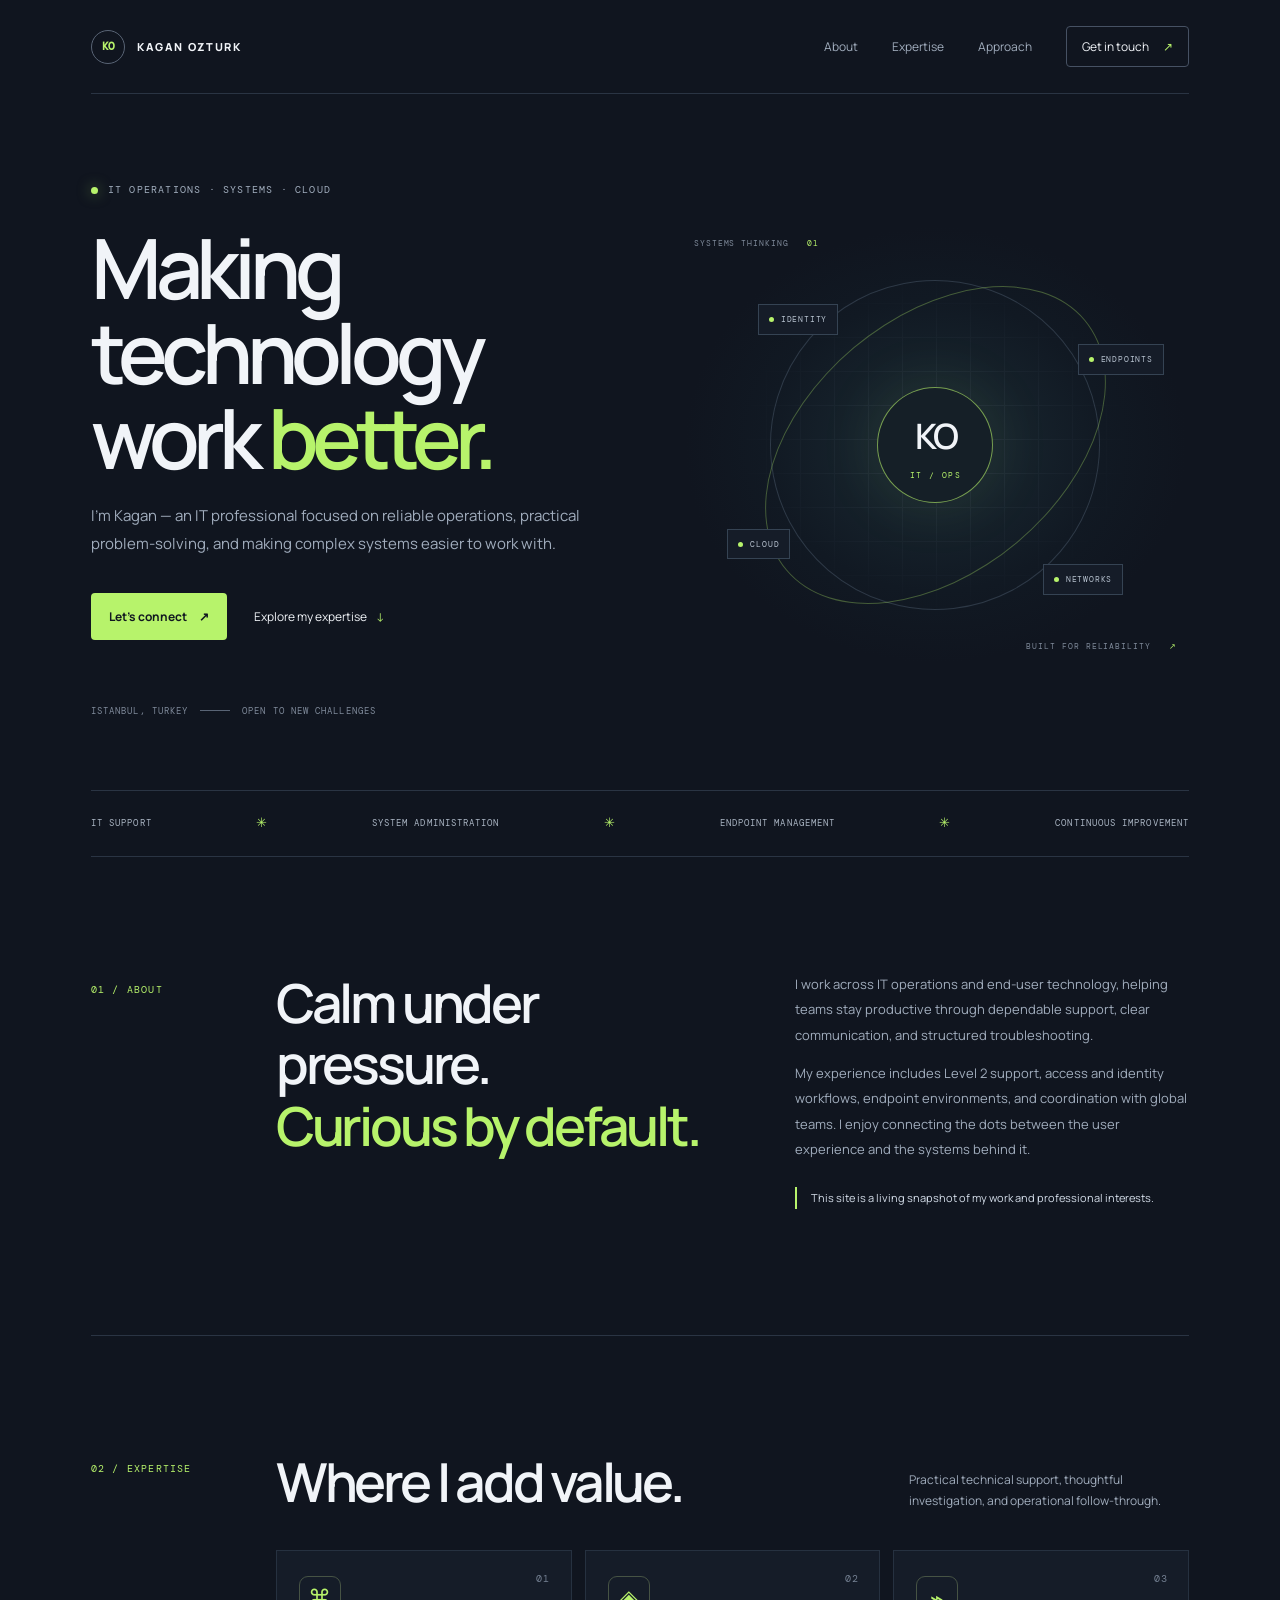
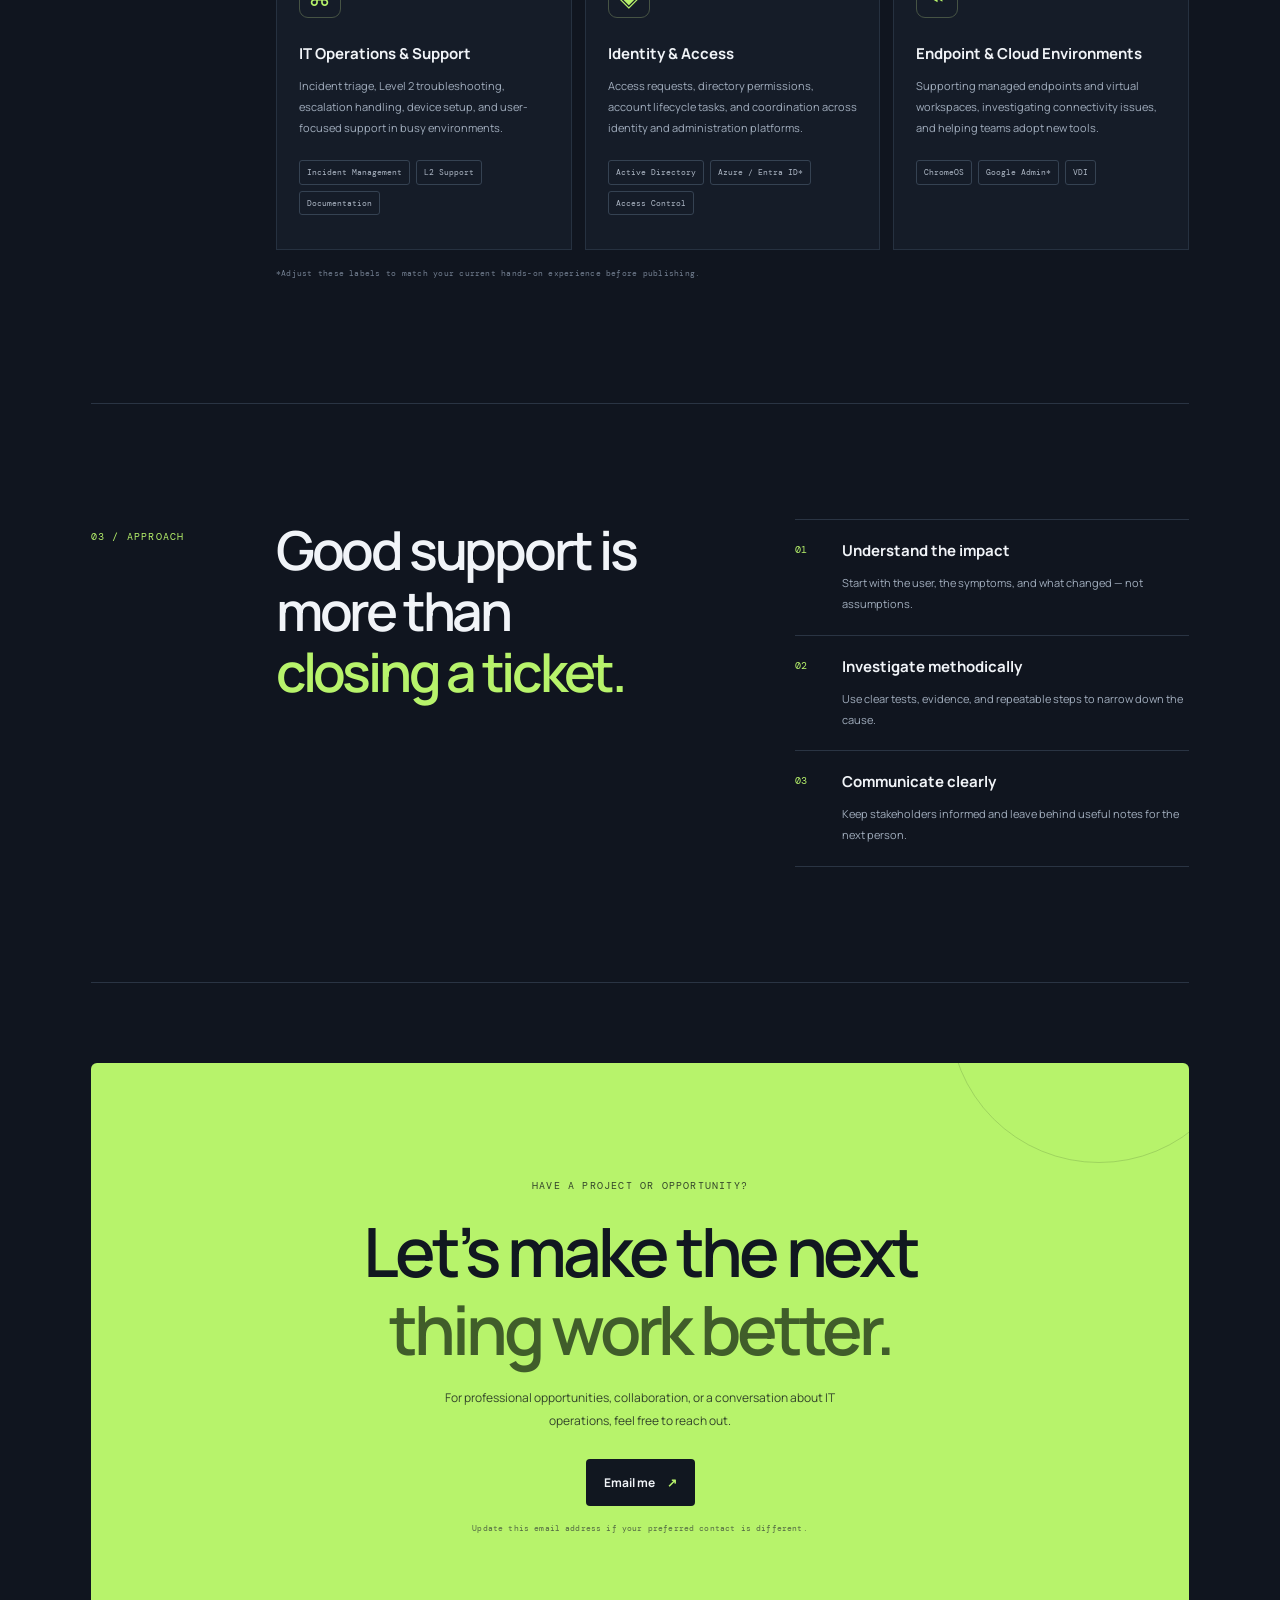
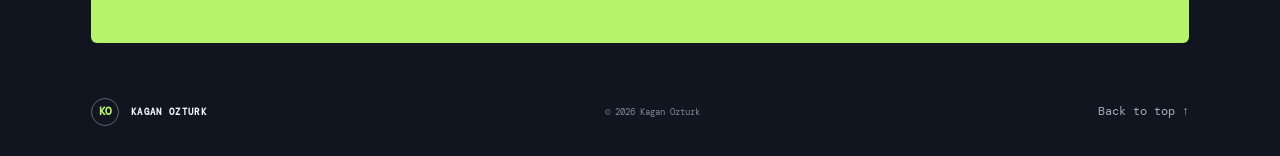
<file: index-single-file.html>
<!doctype html>
<html lang="en">
<head>
  <meta charset="utf-8">
  <meta name="viewport" content="width=device-width, initial-scale=1">
  <meta name="description" content="Kagan Ozturk — IT operations, systems support, cloud administration and technical problem-solving.">
  <meta name="theme-color" content="#10151f">
  <title>Kagan Ozturk | IT Operations & Systems</title>
  <link rel="icon" href="data:image/svg+xml,%3Csvg xmlns=%27http://www.w3.org/2000/svg%27 viewBox=%270 0 64 64%27%3E%3Crect width=%2764%27 height=%2764%27 rx=%2732%27 fill=%27%2310151f%27/%3E%3Ctext x=%2732%27 y=%2739%27 font-family=%27monospace%27 font-size=%2719%27 text-anchor=%27middle%27 fill=%27%23b7f36b%27%3EKO%3C/text%3E%3C/svg%3E">
  <link rel="preconnect" href="https://fonts.googleapis.com">
  <link rel="preconnect" href="https://fonts.gstatic.com" crossorigin>
  <link href="https://fonts.googleapis.com/css2?family=DM+Mono:wght@400;500&family=Manrope:wght@400;500;600;700;800&display=swap" rel="stylesheet">
  <style>
 :root{--bg:#10151f;--panel:#151c28;--panel2:#1b2432;--text:#f1f4f8;--muted:#a1adbd;--line:#2a3443;--accent:#b7f36b;--ink:#111720;--sans:'Manrope',sans-serif;--mono:'DM Mono',monospace}
*{box-sizing:border-box}html{scroll-behavior:smooth;scroll-padding-top:90px}body{margin:0;background:var(--bg);color:var(--text);font-family:var(--sans);line-height:1.6;-webkit-font-smoothing:antialiased}.page-shell{max-width:1440px;margin:0 auto;padding:0 7.1%}.topbar{height:94px;display:flex;align-items:center;justify-content:space-between;border-bottom:1px solid var(--line)}.wordmark{display:flex;align-items:center;gap:12px;color:var(--text);font-size:11px;font-weight:800;letter-spacing:.15em;text-decoration:none}.mark{display:grid;place-items:center;width:34px;height:34px;border:1px solid #596475;border-radius:50%;font-family:var(--mono);font-size:11px;letter-spacing:-.08em;color:var(--accent)}nav{display:flex;align-items:center;gap:34px}nav a,.footer>a:last-child{color:var(--muted);font-size:12px;text-decoration:none;transition:color .2s}nav a:hover,.footer>a:last-child:hover{color:var(--accent)}nav .nav-cta{color:var(--text);border:1px solid #465163;padding:10px 15px;border-radius:4px}.nav-cta span,.button span{margin-left:12px;color:var(--accent)}.menu-toggle{display:none;background:none;border:0;color:var(--text);font-size:24px}.hero{min-height:640px;display:grid;grid-template-columns:1.05fr .95fr;align-items:center;gap:30px;padding:78px 0 72px}.eyebrow,.section-index,.hero-meta,.art-label,.ticker,.card-number,.tags,.fine-print,.contact-hint{font-family:var(--mono);font-size:10px;letter-spacing:.12em}.eyebrow{color:var(--muted);display:flex;align-items:center;gap:10px}.status-dot{width:7px;height:7px;background:var(--accent);border-radius:50%;box-shadow:0 0 14px #b7f36b80}.hero h1{font-size:clamp(54px,6.5vw,88px);letter-spacing:-.075em;line-height:1.02;margin:27px 0 22px;font-weight:600}.hero h1 em,h2 em{font-style:normal;color:var(--accent)}.hero-intro{max-width:490px;color:var(--muted);font-size:15px;line-height:1.9}.hero-actions{display:flex;align-items:center;gap:27px;margin-top:34px}.button{display:inline-flex;align-items:center;justify-content:center;padding:14px 18px;border-radius:4px;text-decoration:none;font-size:12px;font-weight:700;transition:transform .2s,background .2s}.button:hover{transform:translateY(-2px)}.button-primary{background:var(--accent);color:var(--ink)}.button-primary span{color:var(--ink)}.text-link{font-size:12px;color:var(--text);text-decoration:none}.text-link span{color:var(--accent);margin-left:7px}.hero-meta{display:flex;align-items:center;gap:12px;color:#7f8a9a;margin-top:64px;font-size:9px}.meta-line{height:1px;width:30px;background:#596475}.hero-art{position:relative;min-height:440px;overflow:hidden;display:grid;place-items:center;background:radial-gradient(ellipse at center,#1b2b34 0,#111923 47%,transparent 70%)}.grid-glow{position:absolute;inset:10%;opacity:.17;background-image:linear-gradient(#657286 1px,transparent 1px),linear-gradient(90deg,#657286 1px,transparent 1px);background-size:34px 34px;mask-image:radial-gradient(ellipse,black,transparent 70%)}.orbit{position:absolute;border:1px solid #52627470;border-radius:50%;transform:rotate(-28deg)}.orbit-one{width:330px;height:330px}.orbit-two{width:255px;height:390px;transform:rotate(50deg);border-color:#b7f36b50}.core{z-index:2;width:116px;height:116px;border:1px solid #b7f36b99;border-radius:50%;display:flex;flex-direction:column;align-items:center;justify-content:center;background:#151f27;box-shadow:0 0 70px #b7f36b17}.core span{font-size:35px;font-weight:600;letter-spacing:-.1em}.core small{font-family:var(--mono);font-size:8px;letter-spacing:.18em;color:var(--accent);margin-top:5px}.node{z-index:3;position:absolute;display:flex;align-items:center;gap:7px;padding:8px 10px;border:1px solid #354353;background:#151c28;font-family:var(--mono);font-size:8px;letter-spacing:.1em;color:#b8c3d0}.node i{display:block;width:5px;height:5px;border-radius:50%;background:var(--accent)}.node-a{top:18%;left:15%}.node-b{top:27%;right:5%}.node-c{bottom:24%;left:9%}.node-d{bottom:16%;right:13%}.art-label{position:absolute;color:#7f8a9a;font-size:8px}.art-label b{color:var(--accent);font-weight:400;margin-left:12px}.label-top{top:12px;left:12px}.label-bottom{bottom:12px;right:12px}.ticker{display:flex;align-items:center;justify-content:space-between;gap:14px;padding:22px 0;border-top:1px solid var(--line);border-bottom:1px solid var(--line);color:#aab5c3;font-size:9px}.ticker b{color:var(--accent);font-size:13px;font-weight:400}.section{display:grid;grid-template-columns:160px 1fr;gap:25px;padding:115px 0;border-bottom:1px solid var(--line)}.section-index{color:var(--accent);padding-top:10px}.section-content h2,.contact-section h2{font-size:clamp(34px,4.2vw,55px);line-height:1.14;letter-spacing:-.06em;font-weight:600;margin:0}.about-grid{display:grid;grid-template-columns:1fr .85fr;gap:55px}.body-copy{color:var(--muted);font-size:13px;line-height:1.95}.body-copy p:first-child{margin-top:0}.body-copy .note{color:#d5deea;font-size:11px;border-left:2px solid var(--accent);padding-left:14px;margin-top:25px}.section-heading{display:flex;justify-content:space-between;align-items:end;gap:35px;margin-bottom:38px}.section-heading p{max-width:280px;margin:0;color:var(--muted);font-size:12px;line-height:1.8}.expertise-grid{display:grid;grid-template-columns:repeat(3,1fr);gap:13px}.expertise-card{position:relative;background:var(--panel);border:1px solid #263140;padding:25px 22px 23px;min-height:300px;transition:border-color .2s,transform .2s}.expertise-card:hover{border-color:#72845f;transform:translateY(-3px)}.card-number{position:absolute;right:20px;top:20px;color:#748092}.card-icon{display:grid;place-items:center;width:42px;height:42px;border:1px solid #465344;border-radius:9px;color:var(--accent);font-size:23px;margin-bottom:25px}.expertise-card h3,.principle h3{font-size:15px;line-height:1.4;margin:0 0 12px}.expertise-card p,.principle p{color:var(--muted);font-size:11px;line-height:1.9;margin:0}.tags{display:flex;flex-wrap:wrap;gap:6px;margin-top:21px;font-size:8px;letter-spacing:0}.tags span{border:1px solid #354252;color:#aeb8c6;padding:5px 7px;border-radius:3px}.fine-print{color:#748092;font-size:8px;letter-spacing:.03em;margin-top:17px}.approach-grid{display:grid;grid-template-columns:1fr .85fr;gap:55px}.principles{border-top:1px solid var(--line)}.principle{display:grid;grid-template-columns:34px 1fr;gap:13px;padding:20px 0;border-bottom:1px solid var(--line)}.principle>span{font-family:var(--mono);font-size:10px;color:var(--accent);padding-top:2px}.contact-section{position:relative;overflow:hidden;text-align:center;padding:105px 20px 100px;margin:80px 0 55px;background:var(--accent);color:var(--ink);border-radius:6px}.contact-section .eyebrow{justify-content:center;color:#33452a}.contact-section h2{font-size:clamp(38px,5.5vw,68px);margin:19px 0}.contact-section h2 em{color:#405d2a}.contact-copy{position:relative;max-width:450px;margin:0 auto 26px;color:#33452a;font-size:12px;line-height:1.9}.button-light{position:relative;background:var(--ink);color:var(--text)}.button-light span{color:var(--accent)}.contact-hint{position:relative;color:#526844;font-size:8px;letter-spacing:.02em;margin-top:16px}.contact-orb{position:absolute;width:300px;height:300px;border:1px solid #7eaa4e70;border-radius:50%;top:-200px;right:-60px}.footer{display:flex;align-items:center;justify-content:space-between;gap:20px;padding:0 0 30px;color:#7f8a9a;font-family:var(--mono);font-size:9px}.footer .wordmark{font-size:9px}.footer .mark{width:28px;height:28px}
@media(max-width:900px){.page-shell{padding:0 5%}.hero{grid-template-columns:1fr;gap:10px;padding-top:65px}.hero-art{min-height:360px;grid-row:1}.hero-copy{grid-row:2}.hero-meta{margin-top:38px}.section{grid-template-columns:1fr;gap:20px;padding:80px 0}.about-grid,.approach-grid{grid-template-columns:1fr;gap:28px}.expertise-grid{grid-template-columns:1fr}.expertise-card{min-height:auto}.section-heading{align-items:start;flex-direction:column;gap:15px}.ticker{flex-wrap:wrap;justify-content:center}.ticker span{margin:0 4px}.ticker b{margin:0 4px}}
@media(max-width:600px){.topbar{height:75px}.topbar nav{display:none;position:absolute;top:74px;left:0;right:0;z-index:10;background:var(--panel);padding:22px 5%;border-bottom:1px solid var(--line);flex-direction:column;align-items:flex-start;gap:20px}.topbar nav.open{display:flex}.menu-toggle{display:block}.hero{padding:45px 0 55px}.hero-art{min-height:300px}.orbit-one{width:260px;height:260px}.orbit-two{height:320px;width:210px}.core{width:95px;height:95px}.core span{font-size:30px}.node{font-size:7px;padding:7px}.node-a{left:3%}.node-b{right:1%}.node-c{left:1%}.node-d{right:2%}.hero h1{font-size:clamp(49px,14vw,70px)}.hero-intro{font-size:13px}.hero-actions{align-items:flex-start;flex-direction:column;gap:18px}.hero-meta{font-size:7px;letter-spacing:.07em;gap:8px}.ticker{font-size:8px;line-height:1.9}.section{padding:65px 0}.section-content h2{font-size:36px}.contact-section{margin:55px 0 35px;padding:75px 18px}.footer{flex-wrap:wrap}.footer>span{order:3;width:100%}}

  </style>
</head>
<body>
  <div class="page-shell">
    <header class="topbar">
      <a class="wordmark" href="#home" aria-label="Kagan Ozturk home"><span class="mark">KO</span><span>KAGAN OZTURK</span></a>
      <nav aria-label="Main navigation">
        <a href="#about">About</a><a href="#expertise">Expertise</a><a href="#approach">Approach</a><a class="nav-cta" href="#contact">Get in touch <span>↗</span></a>
      </nav>
      <button class="menu-toggle" aria-label="Toggle menu" aria-expanded="false">☰</button>
    </header>

    <main id="home">
      <section class="hero">
        <div class="hero-copy">
          <p class="eyebrow"><span class="status-dot"></span> IT OPERATIONS · SYSTEMS · CLOUD</p>
          <h1>Making technology<br>work <em>better.</em></h1>
          <p class="hero-intro">I’m Kagan — an IT professional focused on reliable operations, practical problem-solving, and making complex systems easier to work with.</p>
          <div class="hero-actions">
            <a class="button button-primary" href="#contact">Let’s connect <span>↗</span></a>
            <a class="text-link" href="#expertise">Explore my expertise <span>↓</span></a>
          </div>
          <div class="hero-meta"><span>ISTANBUL, TURKEY</span><span class="meta-line"></span><span>OPEN TO NEW CHALLENGES</span></div>
        </div>
        <div class="hero-art" aria-label="Abstract technical illustration">
          <div class="orbit orbit-one"></div><div class="orbit orbit-two"></div>
          <div class="core"><span>KO</span><small>IT / OPS</small></div>
          <div class="node node-a"><i></i><span>IDENTITY</span></div>
          <div class="node node-b"><i></i><span>ENDPOINTS</span></div>
          <div class="node node-c"><i></i><span>CLOUD</span></div>
          <div class="node node-d"><i></i><span>NETWORKS</span></div>
          <div class="art-label label-top">SYSTEMS THINKING <b>01</b></div>
          <div class="art-label label-bottom">BUILT FOR RELIABILITY <b>↗</b></div>
          <div class="grid-glow"></div>
        </div>
      </section>

      <section class="ticker" aria-label="Areas of focus"><span>IT SUPPORT</span><b>✳</b><span>SYSTEM ADMINISTRATION</span><b>✳</b><span>ENDPOINT MANAGEMENT</span><b>✳</b><span>CONTINUOUS IMPROVEMENT</span></section>

      <section class="section about-section" id="about">
        <div class="section-index">01 / ABOUT</div>
        <div class="section-content about-grid">
          <h2>Calm under pressure.<br><em>Curious by default.</em></h2>
          <div class="body-copy">
            <p>I work across IT operations and end-user technology, helping teams stay productive through dependable support, clear communication, and structured troubleshooting.</p>
            <p>My experience includes Level 2 support, access and identity workflows, endpoint environments, and coordination with global teams. I enjoy connecting the dots between the user experience and the systems behind it.</p>
            <p class="note">This site is a living snapshot of my work and professional interests.</p>
          </div>
        </div>
      </section>

      <section class="section expertise-section" id="expertise">
        <div class="section-index">02 / EXPERTISE</div>
        <div class="section-content">
          <div class="section-heading"><h2>Where I add value.</h2><p>Practical technical support, thoughtful investigation, and operational follow-through.</p></div>
          <div class="expertise-grid">
            <article class="expertise-card"><span class="card-number">01</span><div class="card-icon">⌘</div><h3>IT Operations & Support</h3><p>Incident triage, Level 2 troubleshooting, escalation handling, device setup, and user-focused support in busy environments.</p><div class="tags"><span>Incident Management</span><span>L2 Support</span><span>Documentation</span></div></article>
            <article class="expertise-card"><span class="card-number">02</span><div class="card-icon">◈</div><h3>Identity & Access</h3><p>Access requests, directory permissions, account lifecycle tasks, and coordination across identity and administration platforms.</p><div class="tags"><span>Active Directory</span><span>Azure / Entra ID*</span><span>Access Control</span></div></article>
            <article class="expertise-card"><span class="card-number">03</span><div class="card-icon">⌁</div><h3>Endpoint & Cloud Environments</h3><p>Supporting managed endpoints and virtual workspaces, investigating connectivity issues, and helping teams adopt new tools.</p><div class="tags"><span>ChromeOS</span><span>Google Admin*</span><span>VDI</span></div></article>
          </div>
          <p class="fine-print">*Adjust these labels to match your current hands-on experience before publishing.</p>
        </div>
      </section>

      <section class="section approach-section" id="approach">
        <div class="section-index">03 / APPROACH</div>
        <div class="section-content approach-grid">
          <h2>Good support is more than<br><em>closing a ticket.</em></h2>
          <div class="principles">
            <div class="principle"><span>01</span><div><h3>Understand the impact</h3><p>Start with the user, the symptoms, and what changed — not assumptions.</p></div></div>
            <div class="principle"><span>02</span><div><h3>Investigate methodically</h3><p>Use clear tests, evidence, and repeatable steps to narrow down the cause.</p></div></div>
            <div class="principle"><span>03</span><div><h3>Communicate clearly</h3><p>Keep stakeholders informed and leave behind useful notes for the next person.</p></div></div>
          </div>
        </div>
      </section>

      <section class="contact-section" id="contact">
        <div class="contact-orb"></div>
        <p class="eyebrow">HAVE A PROJECT OR OPPORTUNITY?</p>
        <h2>Let’s make the next<br><em>thing work better.</em></h2>
        <p class="contact-copy">For professional opportunities, collaboration, or a conversation about IT operations, feel free to reach out.</p>
        <a class="button button-light" href="mailto:hello@kaganozturk.com">Email me <span>↗</span></a>
        <p class="contact-hint">Update this email address if your preferred contact is different.</p>
      </section>
    </main>

    <footer class="footer"><a class="wordmark" href="#home"><span class="mark">KO</span><span>KAGAN OZTURK</span></a><span>© <span id="year"></span> Kagan Ozturk</span><a href="#home">Back to top ↑</a></footer>
  </div>
  <script>
document.getElementById("year").textContent = new Date().getFullYear();
const menuButton = document.querySelector(".menu-toggle");
const nav = document.querySelector(".topbar nav");
menuButton.addEventListener("click", () => {
  const open = nav.classList.toggle("open");
  menuButton.setAttribute("aria-expanded", String(open));
});
nav.querySelectorAll("a").forEach(link => link.addEventListener("click", () => {
  nav.classList.remove("open");
  menuButton.setAttribute("aria-expanded", "false");
}));

  </script>
</body>
</html>
</file>
<file: arcade/arcade.css>
.icon[data-open="arcade"] .g{position:relative}
.icon[data-open="arcade"] .g::after{
  content:"↗";position:absolute;left:1px;bottom:0;width:12px;height:12px;
  background:#fffdf2;color:#191529;border:1px solid #191529;
  font:700 11px/10px monospace;text-shadow:none;
}

#arcade.max{max-height:100%!important}
#arcade .arcade-body{padding:12px;background:#e6e1d4}
.arcade-picker,.arcade-tools,.arcade-inputs,.arcade-round{display:flex;gap:5px}
.arcade-picker .btn{flex:1;padding:8px 4px;font-size:20px}
.arcade-picker .btn[aria-pressed="true"]{
  background:var(--title-a);color:white;
  box-shadow:inset 1px 1px #19143f,inset -1px -1px #776bb2,inset 2px 2px #423781;
}
#arcade .arcade-help{margin:9px auto;text-align:center;font-size:19px;line-height:1.1}
.arcade-bezel{
  position:relative;width:min(100%,352px);margin:0 auto;padding:6px;
  background:#272638;border:1px solid #0c0c14;
  box-shadow:inset 1px 1px #656476,inset -2px -2px #13121f;
}
.arcade-board{display:block;width:100%;height:auto;background:#101321;image-rendering:pixelated}
.arcade-board:focus-visible{outline-color:#ffcf61;outline-offset:-3px}
.arcade-overlay{position:absolute;inset:7px;display:grid;place-items:center;background:rgba(8,9,19,.62)}
.arcade-overlay[hidden]{display:none}
.arcade-play.btn{min-width:114px;background:#ffd36b;padding:11px 14px}
.arcade-tools{justify-content:space-between;align-items:center;flex-wrap:wrap;margin-top:10px}
.arcade-tools .btn{min-width:33px;min-height:35px;padding:5px 9px;font-size:18px;touch-action:manipulation}
.arcade-tools .btn:disabled{color:#59564e;cursor:default}
.arcade-status b{font-weight:400}

@media (min-width:761px) and (max-height:555px){
  #icons{gap:3px;max-height:calc(100% - 24px);overflow:auto}
  #icons .icon{padding:4px 2px;font-size:18px}
  #icons .icon .g{width:30px;height:30px;margin-bottom:3px}
}
@media (max-width:760px){
  #arcade{max-height:100%!important}
  #arcade .arcade-body{padding:9px}
  .arcade-picker .btn{font-size:18px}
  .arcade-tools .btn{min-width:40px;min-height:44px;padding-inline:7px}
  .arcade-tools{justify-content:center}
}
@media (max-height:520px){
  .arcade-bezel{width:min(100%,clamp(172px,calc(133dvh - 305px),352px))}
}
</file>
<file: workbench/workbench.css>
.sys button {
  padding: 8px 6px 6px;
  background: var(--face);
  border: 0;
  font-size: 20px;
  line-height: inherit;
  box-shadow: inset -1px -1px #0a0a0a, inset 1px 1px var(--hi), inset -2px -2px var(--lo);
}

.sys button:hover {
  background: #e0dbcf;
}

#start {
  max-height: calc(100dvh - 44px);
}

#start ul {
  overflow-y: auto;
}

#work:focus,
#fixit:focus,
.fixit-stage h3:focus {
  outline: none;
}

.work-body h2,
.fixit-body h2 {
  margin: 0 0 12px;
  font-size: 14px;
  line-height: 1.55;
}

.work-body h3,
.fixit-body h3 {
  margin: 0 0 8px;
  font-size: 11px;
  line-height: 1.55;
}

.work-section {
  margin-top: 18px;
}

.work-case {
  margin-top: 8px;
  background: var(--hi);
  border: 1px solid var(--lo);
}

.work-case summary {
  display: grid;
  grid-template-columns: 14px minmax(0, 1fr) auto;
  align-items: baseline;
  gap: 3px 8px;
  padding: 9px 10px;
  background: #e9e5d8;
  cursor: pointer;
  list-style: none;
}

.work-case summary::-webkit-details-marker {
  display: none;
}

.work-case summary::before {
  content: "+";
  color: var(--title-a);
}

.work-case[open] summary::before {
  content: "−";
}

.work-case summary:hover,
.work-case[open] summary {
  background: #e2e6f3;
}

.work-case summary:focus-visible {
  outline-offset: -3px;
}

.work-file-name {
  color: #4d4940;
  font-size: 18px;
}

.work-case-facts {
  display: grid;
  grid-template-columns: auto minmax(0, 1fr);
  gap: 8px 12px;
  margin: 0;
  padding: 11px 12px;
}

.work-case-facts dt {
  color: var(--title-a);
}

.work-case-facts dd {
  margin: 0;
}

.work-project {
  border: 1px solid var(--lo);
  background: var(--hi);
  padding: 12px;
}

.work-project h4 {
  margin: 0 0 4px;
  color: var(--title-a);
  font-weight: 400;
}

.work-actions {
  display: flex;
  flex-wrap: wrap;
  gap: 8px;
}

.work-body > .work-actions {
  margin-top: 14px;
}

.fixit-ticket {
  background: #e2e6f3;
  border: 1px solid var(--lo);
  padding: 12px;
}

.fixit-ticket p:last-child,
.fixit-feedback p:last-child {
  margin-bottom: 0;
}

.fixit-stage {
  margin-top: 15px;
}

.fixit-body .fixit-progress {
  margin-bottom: 6px;
  color: var(--title-a);
  font-size: 19px;
}

.fixit-options {
  display: grid;
  gap: 8px;
}

.fixit-choice {
  text-align: left;
  line-height: 1.15;
}

.fixit-choice:hover {
  background: #e0dbcf;
}

.fixit-feedback {
  background: #fff6d8;
  border-left: 4px solid #a26403;
  padding: 10px 12px;
}

.fixit-feedback--recommended {
  background: #e7efdf;
  border-color: #3a6936;
}

.fixit-finding {
  border-top: 1px dotted var(--lo);
  padding-top: 8px;
}

.fixit-actions {
  margin-top: 12px;
}

@media (min-width: 761px) and (max-height: 740px) {
  #icons {
    width: 116px;
    max-height: calc(100% - 24px);
    grid-template-columns: minmax(0, 1fr);
    gap: 4px;
    overflow-x: hidden;
    overflow-y: auto;
  }

  #icons .icon {
    padding-block: 3px;
  }

  #icons .g {
    width: 33px;
    height: 33px;
    margin-bottom: 4px;
  }
}

@media (max-width: 760px) {
  #work,
  #fixit {
    max-height: 100% !important;
  }
}

@media (max-width: 480px) {
  .work-case summary {
    grid-template-columns: 14px minmax(0, 1fr);
  }

  .work-file-name {
    grid-column: 2;
  }

  .work-case-facts {
    grid-template-columns: minmax(0, 1fr);
    gap: 4px;
  }

  .work-case-facts dd + dt {
    margin-top: 4px;
  }
}
</file>
<file: extras/programs.css>
#icons {
  max-height: calc(100% - 24px);
  overflow-x: hidden;
  overflow-y: auto;
  scrollbar-width: thin;
}

#icons .icon[hidden],
[data-printer] [hidden] {
  display: none;
}

#tasks {
  overflow-x: auto;
  scrollbar-width: none;
}

#tasks .tbtn {
  min-width: 34px;
}

.extra-win:focus {
  outline: none;
}

.extra-win.max {
  max-height: 100% !important;
}

.extra-win h2 {
  margin-bottom: 10px;
  font-size: 14px;
  line-height: 1.55;
}

.arcade-round {
  flex-wrap: wrap;
}

.fixit-actions {
  display: flex;
  flex-wrap: wrap;
  gap: 8px;
}

.printer-paper {
  margin: 10px 0 14px;
  padding: 16px 22px;
  border: 1px solid #99917f;
  background:
    radial-gradient(circle, #a8a292 2px, transparent 2.5px) left top / 12px 15px repeat-y,
    radial-gradient(circle, #a8a292 2px, transparent 2.5px) right top / 12px 15px repeat-y,
    #fbf7e8;
  color: #2f312e;
  font-family: "Courier New", monospace;
  font-size: 15px;
  line-height: 1.45;
}

.printer-paper h3 {
  margin: 0 0 10px;
  font: bold 1em "Courier New", monospace;
  letter-spacing: .07em;
}

.printer-paper dl {
  display: grid;
  grid-template-columns: auto minmax(0, 1fr);
  gap: 5px 12px;
  margin: 0;
  padding: 9px 0;
  border-block: 1px dashed #99917f;
}

.printer-paper dd {
  margin: 0;
  overflow-wrap: anywhere;
}

.body .printer-paper p {
  margin: 10px 0 0;
}

@media (min-width: 761px) {
  #icons {
    width: 116px;
    grid-template-columns: minmax(0, 1fr);
    grid-auto-rows: min-content;
  }
}

@media (max-width: 760px) {
  .extra-win {
    max-height: 100% !important;
  }

  #tasks .tbtn {
    min-width: 25px;
    justify-content: center;
    padding-inline: 3px;
  }
}

@media print {
  body.ko-printing {
    height: auto;
    overflow: visible;
    background: #fff;
  }

  .ko-printing > :not(#desk),
  .ko-printing #desk > :not(#printer),
  .ko-printing #printer > :not(.body),
  .ko-printing [data-printer] > :not(#receipt-paper) {
    display: none !important;
  }

  .ko-printing #desk,
  .ko-printing #printer,
  .ko-printing #printer .body {
    display: block;
    position: static !important;
    width: auto !important;
    height: auto !important;
    max-height: none !important;
    overflow: visible;
    margin: 0;
    padding: 0;
    background: #fff;
    box-shadow: none;
  }

  .ko-printing #receipt-paper {
    max-width: 130mm;
    margin: 0 auto;
    background: #fff;
  }
}
</file>
<file: extras/desktop.css>
.recycle-file {
  display: flex;
  align-items: start;
  gap: 12px;
  margin-bottom: 14px;
  padding: 12px;
  background: var(--hi);
  border: 1px solid var(--lo);
}

.recycle-file-icon {
  flex: none;
  padding: 2px 6px;
  background: var(--term);
  color: var(--amber);
}

.recycle-file h2 {
  margin: 0 0 6px;
  font-size: 12px;
  line-height: 1.5;
}

.recycle-file p,
.body .recycle-message:last-child {
  margin: 0;
}

.body .recycle-message:not(:empty) {
  margin-top: 10px;
}

[data-cat] {
  flex: none;
}

[data-cat][hidden],
#screensaver[hidden] {
  display: none;
}

[data-cat] button {
  display: grid;
  place-items: center;
  width: 46px;
  height: 30px;
  padding: 0;
  border: 0;
  background: #d8d3c6;
  box-shadow: inset 1px 1px var(--lo), inset -1px -1px var(--hi);
}

[data-cat] button:hover {
  background: #ebe4d5;
}

[data-cat] canvas {
  display: block;
  width: 42px;
  height: auto;
  image-rendering: pixelated;
}

.bosphorus-saver {
  position: fixed;
  inset: 0;
  box-sizing: border-box;
  width: 100%;
  height: 100%;
  max-width: none;
  max-height: none;
  margin: 0;
  padding: 12px;
  border: 0;
  background: #10162b;
  color: #f5e9cb;
  overflow: auto;
}

.bosphorus-saver[open] {
  display: grid;
  place-items: center;
}

.bosphorus-saver::backdrop {
  background: #10162b;
}

.bosphorus-frame {
  width: min(100%, 900px);
  border: 3px solid #60728c;
  background: #202a40;
  box-shadow: 5px 5px #080d1b, inset 1px 1px #98a5b6;
}

.bosphorus-titlebar,
.bosphorus-footer {
  display: flex;
  justify-content: space-between;
  align-items: center;
  flex-wrap: wrap;
  gap: 8px;
  padding: 8px 10px;
}

.bosphorus-titlebar h2 {
  font-size: clamp(9px, 1.5vw, 14px);
  line-height: 1.5;
}

.bosphorus-titlebar .btn:focus-visible {
  outline-color: #fff;
}

.bosphorus-footer {
  color: #e0d3b4;
  font-size: 19px;
}

.bosphorus-frame canvas {
  display: block;
  width: 100%;
  max-height: calc(100dvh - 134px);
  object-fit: contain;
  background: #10162b;
  image-rendering: pixelated;
}

@media (max-width: 480px) {
  [data-cat] button {
    width: 38px;
  }

  [data-cat] canvas {
    width: 36px;
  }
}
</file>
<file: extras/dialup.css>
[data-dialup] [hidden] {
  display: none;
}

.dialup-line {
  display: flex;
  align-items: center;
  gap: 10px;
  margin-bottom: 12px;
  padding: 6px 9px;
  background: #d7d2c3;
  box-shadow: inset 1px 1px var(--lo), inset -1px -1px var(--hi);
}

.dialup-line p {
  margin: 0;
}

.dialup-line-light {
  flex: none;
  width: 10px;
  height: 10px;
  background: #6c6960;
  box-shadow: 0 0 0 1px #14110b;
}

[data-dialup-state="calling"] .dialup-line-light {
  background: var(--amber);
}

[data-dialup-state="online"] .dialup-line-light {
  background: #1fa34a;
}

.dialup-connection h2,
.dialup-board h2 {
  margin-bottom: 12px;
  font-size: 14px;
  line-height: 1.5;
}

.dialup-terminal {
  margin: 0 0 12px;
  padding: 10px 12px;
  color: #a2f2ad;
  background: #111b17;
}

.dialup-terminal code {
  display: block;
  margin-bottom: 4px;
  color: inherit;
  font: inherit;
}

.dialup-terminal progress {
  display: block;
  width: min(100%, 270px);
  height: 13px;
  accent-color: #1fa34a;
}

.dialup-board {
  padding: clamp(10px, 4vw, 16px);
  color: #c9f4bf;
  background: #111b17;
  border: 1px solid #14110b;
}

.dialup-board-heading {
  margin-bottom: 10px;
  border-bottom: 1px solid #55775b;
}

.dialup-board-heading h2 {
  color: #a2f2ad;
}

.dialup-board-heading h2:focus {
  outline: none;
}

.dialup-board-heading p {
  color: #acd0a7;
}

.dialup-post + .dialup-post {
  border-top: 1px solid #345342;
}

.dialup-post summary {
  padding: 8px 3px;
  cursor: pointer;
}

.dialup-post summary:focus-visible,
.dialup-board .btn:focus-visible {
  outline: 2px dotted #c9f4bf;
  outline-offset: 2px;
}

.dialup-byline {
  margin-left: .7em;
  color: #97bca1;
  font-size: .9em;
  white-space: nowrap;
}

.dialup-post p {
  margin-left: 18px;
}

.dialup-disk {
  margin: 0 0 10px 18px;
  padding: 0 8px 8px;
  border: 1px dashed #55775b;
}

.dialup-disk summary {
  color: #ffd36b;
}

.dialup-disk p {
  margin-left: 0;
}

.dialup-disconnect {
  margin-top: 10px;
}

@media (max-width: 420px) {
  .dialup-byline {
    display: block;
    margin-left: 17px;
  }
}
</file>
<file: extras/iconmaker.css>
.iconmaker h2 {
  margin: 0 0 10px;
  font-size: 14px;
  line-height: 1.55;
}

.iconmaker .iconmaker-help {
  margin-bottom: 12px;
}

.iconmaker-tools,
.iconmaker-actions {
  display: flex;
  flex-wrap: wrap;
  align-items: center;
  gap: 7px;
}

.iconmaker-swatch {
  position: relative;
  width: 29px;
  height: 29px;
  padding: 0;
  border: 2px outset var(--face);
  background: var(--swatch);
}

.iconmaker-swatch[aria-pressed='true']::after {
  position: absolute;
  inset: 6px;
  background: var(--paper);
  border: 2px solid var(--ink);
  content: '';
}

.iconmaker .iconmaker-erase {
  min-height: 29px;
  padding: 4px 10px;
}

.iconmaker-erase[aria-pressed='true'] {
  outline: 2px solid var(--ink);
  outline-offset: -5px;
}

.iconmaker-board {
  position: relative;
  width: min(100%, 16rem);
  aspect-ratio: 1;
  margin-top: 13px;
  box-shadow: 0 0 0 2px var(--lo);
  background: repeating-conic-gradient(#fff 0 25%, #e2dfd3 0 50%) 0 0 / 12.5% 12.5%;
}

.iconmaker-canvas {
  display: block;
  width: 100%;
  height: 100%;
  image-rendering: pixelated;
  cursor: crosshair;
  touch-action: none;
}

.iconmaker-grid,
.iconmaker-cursor {
  position: absolute;
  pointer-events: none;
}

.iconmaker-grid {
  inset: 0;
  background:
    linear-gradient(to right, #352c272d 1px, transparent 1px),
    linear-gradient(to bottom, #352c272d 1px, transparent 1px);
  background-size: 6.25% 6.25%;
}

.iconmaker-cursor {
  display: none;
  z-index: 1;
  width: 6.25%;
  height: 6.25%;
  border: 1px solid #111;
  box-shadow: inset 0 0 0 1px #fff;
}

.iconmaker-canvas:focus-visible + .iconmaker-cursor {
  display: block;
}

.iconmaker .iconmaker-position {
  margin: 8px 0 10px;
  color: var(--title-a);
}

.iconmaker-actions button:disabled {
  color: #59564e;
  cursor: default;
}

.iconmaker .iconmaker-status {
  margin: 7px 0 0;
  color: var(--title-a);
}

.iconmaker-desktop-image {
  display: block;
  width: 100%;
  height: 100%;
  image-rendering: pixelated;
}
</file>
<file: extras/display-modes.css>
/* The live desktop stays behind the glass and retains its window positions. */
body.ko-monitor-open {
  background:
    linear-gradient(90deg, #14171f 1px, transparent 1px) 0 0 / 14px 14px,
    linear-gradient(#14171f 1px, transparent 1px) 0 0 / 14px 14px,
    linear-gradient(#252b38 71%, #493a38 71%, #302728);
}

body.ko-monitor-open::before {
  content: "";
  position: fixed;
  left: var(--ko-crt-screen-x);
  top: var(--ko-crt-screen-y);
  width: var(--ko-crt-screen-width);
  height: var(--ko-crt-screen-height);
  background: #111a1a;
}

.ko-monitor-open #desk,
.ko-monitor-open #bar {
  position: fixed;
  inset: 0 auto auto 0;
  width: 100%;
  transform-origin: top left;
}

.ko-monitor-open #desk {
  transform: translate(var(--ko-crt-preview-x), var(--ko-crt-preview-y)) scale(var(--ko-crt-scale));
  animation: ko-crt-desktop-in 340ms cubic-bezier(.16, .84, .31, 1);
}

.ko-monitor-open #bar {
  transform: translate(var(--ko-crt-preview-x), var(--ko-crt-preview-bar-y)) scale(var(--ko-crt-scale));
  animation: ko-crt-bar-in 340ms cubic-bezier(.16, .84, .31, 1);
}

@keyframes ko-crt-desktop-in {
  from { transform: translate(0, 0) scale(1); }
}

@keyframes ko-crt-bar-in {
  from { transform: translateY(var(--ko-crt-initial-bar-y)) scale(1); }
}

@media screen {
  .ko-phosphor-amber #desk,
  .ko-phosphor-amber #bar,
  .ko-phosphor-amber #start,
  .ko-phosphor-amber #desktop-menu {
    filter: grayscale(1) sepia(1) saturate(2.7) hue-rotate(354deg);
  }
}

.ko-crt-scene {
  position: fixed;
  inset: 0;
  width: 100%;
  height: 100%;
  max-width: none;
  max-height: none;
  margin: 0;
  padding: 12px 0;
  border: 0;
  background: transparent;
  overflow-y: auto;
}

.ko-crt-scene[open] {
  display: grid;
  place-items: safe center;
}

.ko-crt-scene::backdrop {
  background: transparent;
}

.ko-crt {
  --crt-frame: #c3b499;
  --crt-highlight: #fbefd5;
  --crt-shadow: #706252;
  position: relative;
  width: min(728px, calc(100vw - 34px), calc((100dvh - 103px) * 1.23));
  min-width: min(286px, calc(100vw - 34px));
  color: #292724;
  animation: ko-crt-fade-in 230ms 85ms both;
}

@keyframes ko-crt-fade-in {
  from { opacity: 0; }
  to { opacity: 1; }
}

.ko-crt-case {
  position: relative;
  z-index: 1;
  border: 3px solid #201a1e;
  box-shadow: 4px 0 #201a1e, -4px 0 #201a1e, 0 4px #201a1e, 0 -4px #201a1e,
    9px 7px #1a171f;
}

.ko-crt-top,
.ko-crt-controls {
  background-color: var(--crt-frame);
  box-shadow: inset 3px 3px var(--crt-highlight), inset -3px -3px var(--crt-shadow);
}

.ko-crt-top {
  display: flex;
  align-items: center;
  justify-content: space-between;
  gap: 12px;
  padding: 7px clamp(10px, 2.3vw, 24px);
  border-bottom: 2px solid #98876c;
}

.ko-crt-sticker {
  display: block;
  border: 1px solid #272728;
  padding: 4px 6px 3px;
  background: #296666;
  box-shadow: 2px 2px #7a6e5d;
  color: #ffffed;
  font: 9px/1.2 var(--px);
}

.ko-crt-vents {
  width: min(32%, 88px);
  height: 11px;
  border-bottom: 2px solid #f2e3c7;
  background: repeating-linear-gradient(90deg, #766752 0 2px, transparent 2px 6px);
}

.ko-crt-rim {
  border-style: solid;
  border-width: clamp(8px, 2vw, 22px);
  border-color: #877665 #bcaa8e #f2dfbd #af9c80;
}

.ko-crt-glass {
  position: relative;
  display: block;
  width: 100%;
  aspect-ratio: 4 / 3;
  padding: 0;
  border: 0;
  background: transparent;
  box-shadow: inset 0 0 0 2px #212522, inset 0 0 16px 4px #0008;
  cursor: zoom-in;
}

.ko-crt-glass::before {
  content: "";
  position: absolute;
  inset: 2px;
  pointer-events: none;
  background:
    repeating-linear-gradient(0deg, #12151836 0 1px, transparent 1px 3px),
    radial-gradient(ellipse at 20% 0, #e8eeff19, transparent 45%);
}

.ko-crt-glass:focus-visible {
  outline: 2px dotted #fff4c7;
  outline-offset: -6px;
}

.ko-crt-controls {
  display: flex;
  align-items: center;
  justify-content: space-between;
  gap: 8px;
  padding: 6px clamp(8px, 2.3vw, 24px) 9px;
}

.ko-crt-colors {
  display: flex;
  gap: 4px;
}

.ko-crt-controls button {
  min-height: 36px;
  padding: 2px 8px;
  border: 0;
  background: #cfc2a7;
  box-shadow: inset 2px 2px var(--crt-highlight), inset -2px -2px var(--crt-shadow),
    1px 1px #211a1e;
  font-size: clamp(16px, 3vw, 22px);
  line-height: 1;
}

.ko-crt-controls button:hover {
  background: #e2d1ae;
}

.ko-crt-controls button[aria-pressed="true"],
.ko-crt-controls button:active {
  background: #b4a48a;
  box-shadow: inset 2px 2px #706252, inset -2px -2px var(--crt-highlight),
    1px 1px #211a1e;
}

.ko-crt-return i {
  display: inline-block;
  width: 7px;
  height: 7px;
  margin-right: 2px;
  background: #2e9f53;
  box-shadow: 0 0 0 1px #24251e, 0 0 4px #357644;
}

.ko-phosphor-amber .ko-crt-return i {
  background: #ecab41;
  box-shadow: 0 0 0 1px #4c341d, 0 0 4px #bd6916;
}

.ko-crt-foot {
  width: 45%;
  height: clamp(18px, 4dvh, 35px);
  margin: 0 auto;
  background: linear-gradient(0deg, #95836d 0 22%, #f2dfbd 22% 39%, #b5a286 39%);
  clip-path: polygon(12% 0, 88% 0, 88% 45%, 93% 45%, 93% 66%, 100% 66%, 100% 100%,
    0 100%, 0 66%, 7% 66%, 7% 45%, 12% 45%);
}

.ko-crt-diskette {
  position: absolute;
  z-index: 2;
  right: -3px;
  top: -12px;
  width: clamp(32px, 7.8vw, 78px);
  aspect-ratio: 1 / 1;
  border: 2px solid #1a1821;
  background: #4a4560;
  box-shadow: inset -3px -3px #312c42, inset 2px 2px #69627a, 3px 3px #1a1821;
  transform: rotate(10deg);
  pointer-events: none;
}

.ko-crt-diskette::before {
  content: "";
  position: absolute;
  inset: 0 18% 57% 28%;
  background: linear-gradient(90deg, #988b88 59%, #29242f 59% 76%, #b9a8a0 76%);
}

.ko-crt-diskette::after {
  content: "";
  position: absolute;
  inset: 49% 14% 13%;
  background: repeating-linear-gradient(0deg, #eee0b9 0 4px, #b1977c 4px 5px);
}

.ko-crt-diskette span {
  position: absolute;
  z-index: 1;
  width: 120%;
  height: 22%;
  top: 43%;
  left: -11%;
  transform: rotate(-33deg);
  background: #e7cb8dc2;
  box-shadow: 0 1px #b1976966;
}

@media (max-width: 550px) and (orientation: portrait) {
  .ko-crt-glass { aspect-ratio: 3 / 4; }
}

@media (pointer: coarse) {
  .ko-crt-controls button { min-height: 44px; }
}

/* Blueprint colors apply to the real windows, so their contours follow drag and resize. */
@media screen {
  #desk.ko-xray {
    background-color: #11294c;
    background-image:
      linear-gradient(#84c9e230 1px, transparent 1px),
      linear-gradient(90deg, #84c9e230 1px, transparent 1px),
      linear-gradient(#84c9e21a 1px, transparent 1px),
      linear-gradient(90deg, #84c9e21a 1px, transparent 1px);
    background-size: 48px 48px, 48px 48px, 12px 12px, 12px 12px;
    background-position: 0 0;
  }

  #desk.ko-xray .win {
    background: #5caace1e;
    box-shadow: inset 0 0 0 1px #84cce3, 0 0 0 1px #153349;
  }

  #desk.ko-xray .win.active {
    box-shadow: inset 0 0 0 2px #bfeafa, 0 0 0 1px #153349;
  }

  #desk.ko-xray .titlebar {
    background: #1b4669aa;
  }

  #desk.ko-xray .win.active .titlebar {
    background: #285884ef;
  }

  #desk.ko-xray .body {
    background: #d7ebf0cc;
    box-shadow: inset 0 0 0 1px #92c2d5;
  }

  #desk.ko-xray .term {
    background: #122b49df;
  }

  #desk.ko-xray .term .l::before {
    color: #aed9e7;
  }

  #desk.ko-xray .win:not(.active):not(:focus-within):not(:hover) .body {
    opacity: .14;
  }

  #desk.ko-xray .status {
    color: #eff9ff;
  }

  #desk.ko-xray .status span {
    box-shadow: inset 0 0 0 1px #6eacc6;
  }
}

@media (prefers-reduced-motion: reduce) {
  .ko-crt,
  .ko-monitor-open #desk,
  .ko-monitor-open #bar {
    animation: none;
  }
}
</file>
<file: extras/desktop-ink.css>
.desktop-ink-canvas {
  position: absolute;
  inset: 0;
  z-index: 4000;
  width: 100%;
  height: 100%;
  pointer-events: none;
}

.desktop-ink-canvas.is-drawing {
  pointer-events: auto;
  touch-action: none;
  cursor: crosshair;
}

.desktop-ink-tools {
  position: absolute;
  right: 8px;
  bottom: 8px;
  z-index: 4001;
  max-width: calc(100% - 16px);
  display: flex;
  flex-wrap: wrap;
  align-items: center;
  gap: 4px 8px;
  padding: 6px;
  background: var(--face);
  box-shadow: inset -1px -1px #0a0a0a, inset 1px 1px var(--hi), 3px 3px rgba(0, 0, 0, .35);
}

.desktop-ink-tools[hidden] { display: none; }

.desktop-ink-label {
  align-self: stretch;
  display: flex;
  align-items: center;
  padding: 6px;
  background: var(--title-a);
  color: #fff;
  font-size: 19px;
  line-height: 1;
}

.desktop-ink-swatches,
.desktop-ink-actions {
  display: flex;
  gap: 4px;
}

.desktop-ink-swatches button {
  width: 32px;
  height: 32px;
  padding: 4px;
  border: 1px solid var(--lo);
  background: var(--paper);
}

.desktop-ink-swatches button::after {
  content: '';
  display: block;
  width: 100%;
  height: 100%;
  background: var(--pen-ink);
}

.desktop-ink-swatches button[aria-pressed="true"] {
  border: 2px solid #151517;
  padding: 3px;
}

.desktop-ink-actions .btn { padding: 6px 9px; font-size: 20px; }
.desktop-ink-actions .btn:disabled { color: var(--lo); cursor: default; }
.desktop-ink-message {
  flex: 0 0 100%;
  min-height: 1em;
  margin: 0;
  padding: 1px 4px;
  font-size: 17px;
  line-height: 1;
}

.desktop-share-dialog {
  width: min(480px, calc(100% - 24px));
  max-height: calc(100% - 24px);
  padding: 3px;
  border: 0;
  background: var(--face);
  color: var(--ink);
  box-shadow: inset -1px -1px #0a0a0a, inset 1px 1px var(--hi), 5px 5px rgba(0, 0, 0, .45);
}

.desktop-share-dialog::backdrop { background: rgba(0, 0, 0, .44); }
.desktop-share-dialog .titlebar { padding: 7px 8px; }
.desktop-share-body { padding: 12px; }
.desktop-share-body label { display: block; }
.desktop-share-body input {
  display: block;
  width: 100%;
  min-height: 32px;
  padding: 2px 6px;
  border: 1px solid var(--lo);
  background: var(--paper);
  color: var(--ink);
  font: inherit;
}
.desktop-share-body p { margin: 7px 0 0; font-size: 18px; }
.desktop-share-body [role="status"]:empty { display: none; }
.desktop-share-actions { display: flex; gap: 8px; margin-top: 12px; }
.desktop-share-actions form { margin: 0; }
.desktop-share-actions .btn:disabled { color: var(--lo); cursor: default; }

@media (pointer: coarse) {
  .desktop-ink-swatches button { width: 40px; height: 40px; }
  .desktop-ink-actions .btn,
  .desktop-share-actions .btn { min-height: 40px; }
}
</file>
<file: extras/workspace-tools.css>
.workspace-file-send {
  margin-top: 8px;
}

.iconmaker-actions .workspace-file-send {
  margin-top: 0;
}

.workspace-send-menu {
  position: fixed;
  z-index: 6200;
  min-width: 180px;
  max-width: calc(100vw - 8px);
  padding: 3px;
  background: var(--face);
  box-shadow: inset -1px -1px #0a0a0a, inset 1px 1px var(--hi), 3px 3px rgba(0, 0, 0, .35);
}

.workspace-send-menu[hidden] {
  display: none;
}

.workspace-send-menu button {
  display: block;
  width: 100%;
  min-height: 33px;
  padding: 4px 12px;
  border: 0;
  background: transparent;
  text-align: left;
}

.workspace-send-menu button:hover,
.workspace-send-menu button:focus-visible {
  background: var(--title-a);
  color: var(--hi);
  outline: 0;
}

.workspace-file-status {
  position: fixed;
  z-index: 6201;
  right: 8px;
  bottom: 46px;
  max-width: min(340px, calc(100vw - 16px));
  margin: 0;
  padding: 5px 10px;
  background: #fff5c7;
  border: 1px solid #211801;
  color: #211801;
  box-shadow: 3px 3px rgba(0, 0, 0, .35);
  pointer-events: none;
}

.workspace-file-status:empty {
  opacity: 0;
}

#desk .workspace-drop-target {
  border: 1px dotted #fff;
  background: var(--title-a);
  outline: 2px solid var(--amber);
  outline-offset: -2px;
}

#desk [data-send-file],
#desk [data-custom-icon] {
  user-select: none;
}

#desk [data-send-file] .g,
#desk [data-custom-icon] .g {
  touch-action: none;
  -webkit-touch-callout: none;
}

.workspace-drag-ghost {
  position: fixed;
  top: 0;
  left: 0;
  z-index: 6202;
  display: flex;
  align-items: center;
  gap: 6px;
  max-width: 170px;
  padding: 4px 7px;
  border: 1px dotted #fff;
  background: var(--title-a);
  color: #fff;
  font-size: 17px;
  line-height: 1.1;
  box-shadow: 2px 2px rgba(0, 0, 0, .4);
  pointer-events: none;
}

.workspace-drag-ghost[hidden] {
  display: none;
}

.workspace-drag-ghost .g {
  flex: 0 0 22px;
  width: 22px;
  height: 22px;
}

.workspace-drag-ghost .g img {
  width: 100%;
  height: 100%;
  image-rendering: pixelated;
}

.workspace-folder-image {
  display: block;
  width: 100%;
  height: 100%;
  image-rendering: pixelated;
}

.printer-paper h3 {
  overflow-wrap: anywhere;
}

.printer-text-document {
  margin: 0;
  padding-block: 8px;
  border-block: 1px dashed #99917f;
  font: inherit;
  white-space: pre-wrap;
  overflow-wrap: anywhere;
  animation: workspace-paper-feed 200ms ease-out both;
}

@keyframes workspace-paper-feed {
  from { opacity: .3; transform: translateY(-4px); }
}

#scratch .body {
  padding: 12px;
}

#scratch [hidden] {
  display: none;
}

.sticky-editor {
  display: block;
  width: 100%;
  min-height: 145px;
  resize: none;
  padding: 6px 8px;
  border: 1px solid var(--lo);
  font: 20px/1.2 var(--mono);
  color: var(--ink);
  background: #fff;
}

.sticky-actions {
  display: flex;
  flex-wrap: wrap;
  gap: 7px;
  margin-top: 9px;
  padding-right: 14px;
}

#scratch[data-sticky-compact] {
  background: #f8d96a;
  color: #2c2408;
}

#scratch[data-sticky-compact] .titlebar {
  background: #f5ce57;
  color: #241c05;
}

#scratch[data-sticky-compact] .body {
  background: #ffef98;
}

#scratch .sticky-preview {
  display: -webkit-box;
  margin: 0;
  overflow: hidden;
  overflow-wrap: anywhere;
  white-space: pre-wrap;
  -webkit-box-orient: vertical;
  -webkit-line-clamp: 5;
}

#scratch .sticky-preview[hidden] {
  display: none;
}

#scratch[data-sticky-compact] .sticky-actions .btn {
  padding: 5px 8px;
  color: #241c05;
  background: #f5d86d;
}

.sticky-grip {
  position: absolute;
  bottom: 4px;
  right: 4px;
  width: 20px;
  height: 20px;
  padding: 0;
  border: 0;
  background:
    linear-gradient(135deg, transparent 60%, var(--lo) 60% 68%, transparent 68% 75%, var(--lo) 75% 83%, transparent 83% 90%, var(--lo) 90%);
  cursor: ew-resize;
  touch-action: none;
}

#scratch.max .sticky-grip {
  display: none;
}

@media (pointer: coarse) {
  .workspace-send-menu button {
    min-height: 44px;
  }

  .sticky-actions .btn {
    min-height: 44px;
  }
}

@media (max-width: 760px) {
  #scratch[data-sticky-compact] {
    inset: 12px 12px auto auto !important;
    width: min(240px, calc(100% - 24px)) !important;
    height: auto !important;
    max-height: calc(100% - 24px) !important;
    box-shadow: 3px 3px rgba(0, 0, 0, .35);
  }

  .sticky-grip {
    display: none;
  }
}

@media (prefers-reduced-motion: reduce), print {
  .printer-text-document {
    animation: none;
  }
}
</file>
